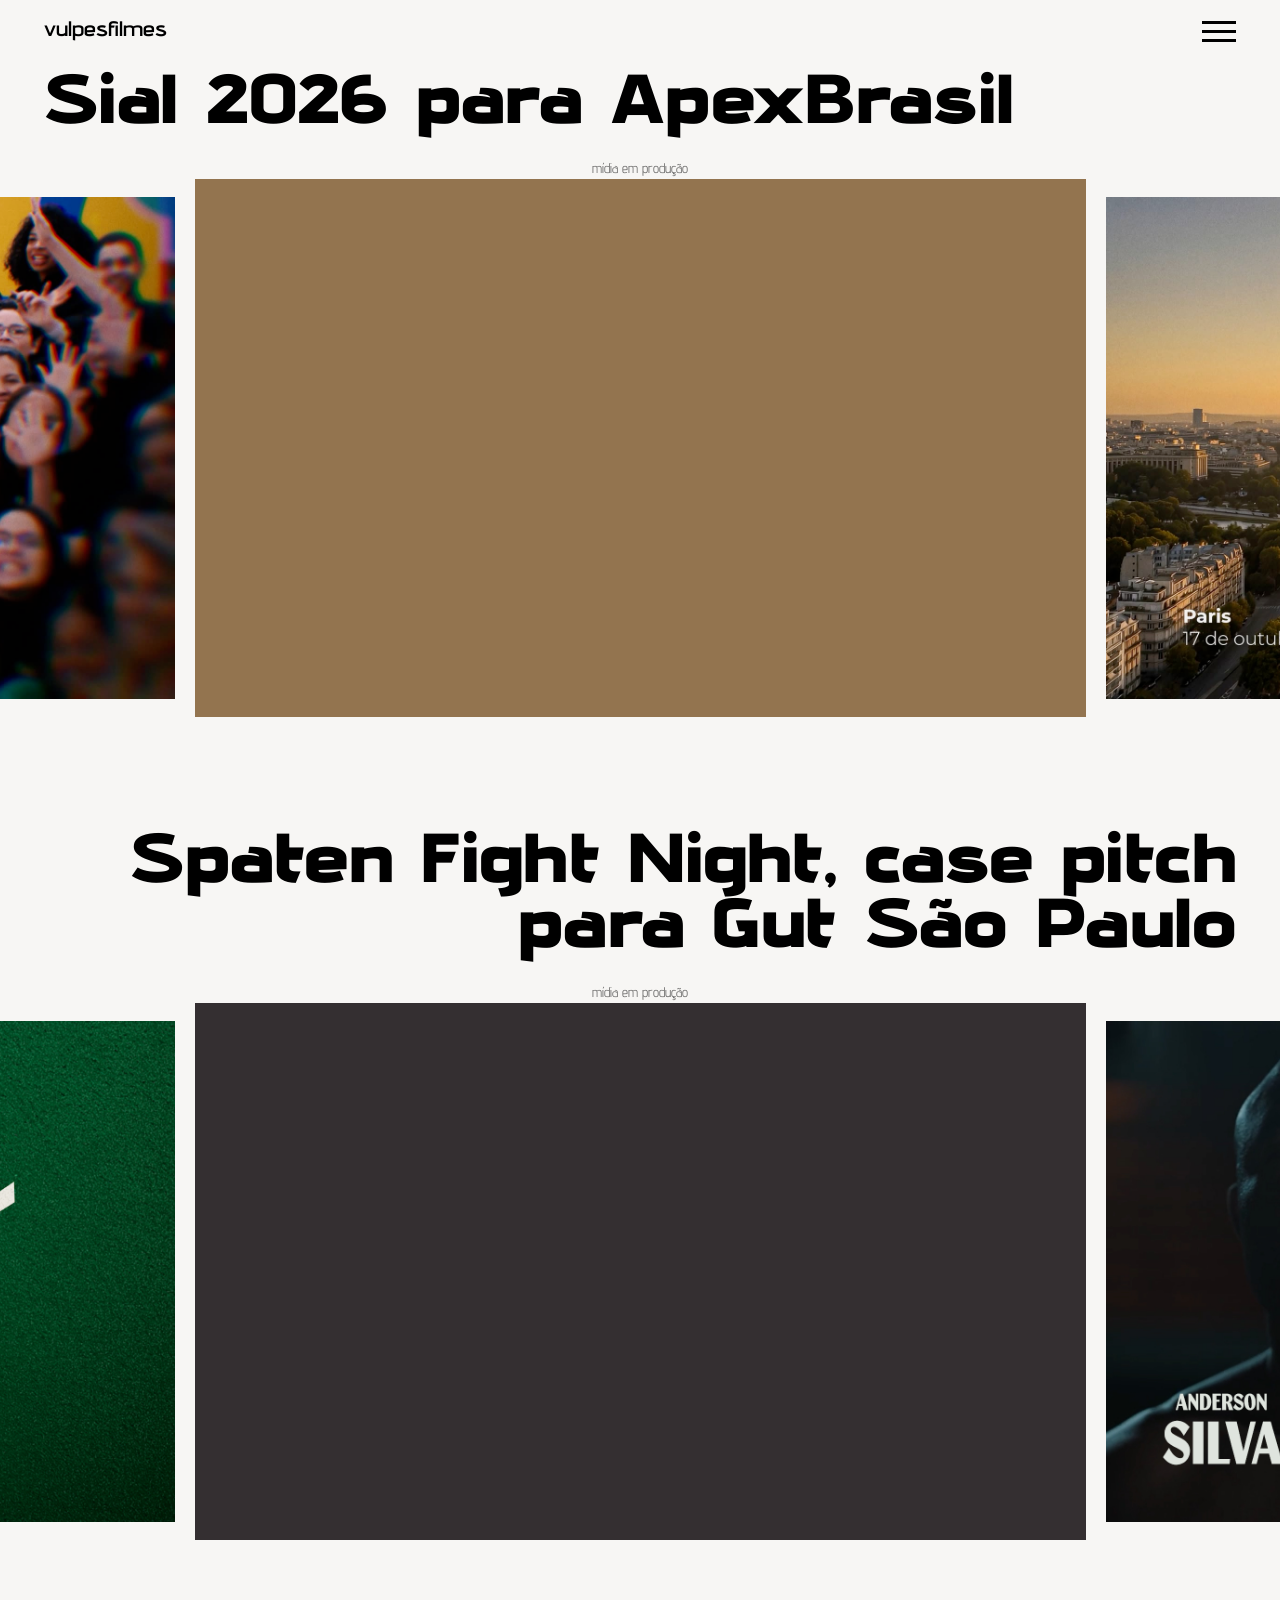
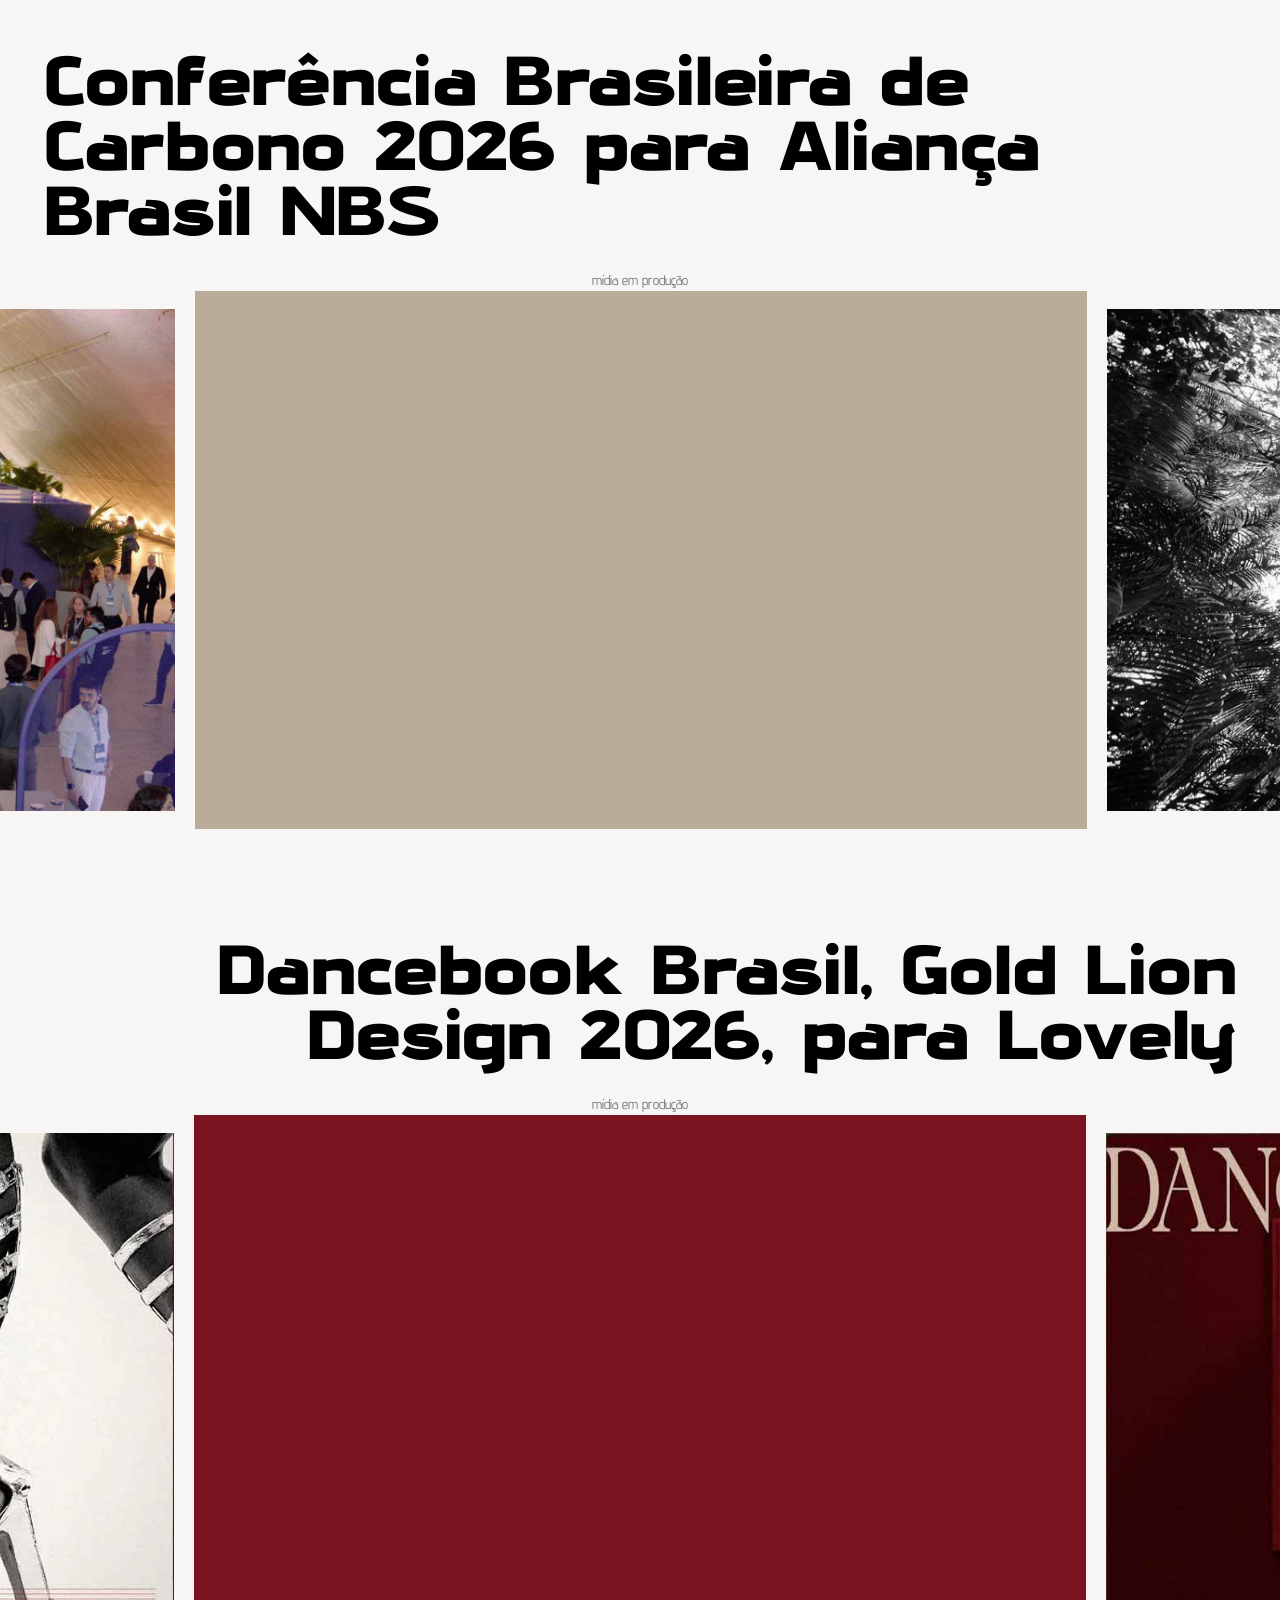
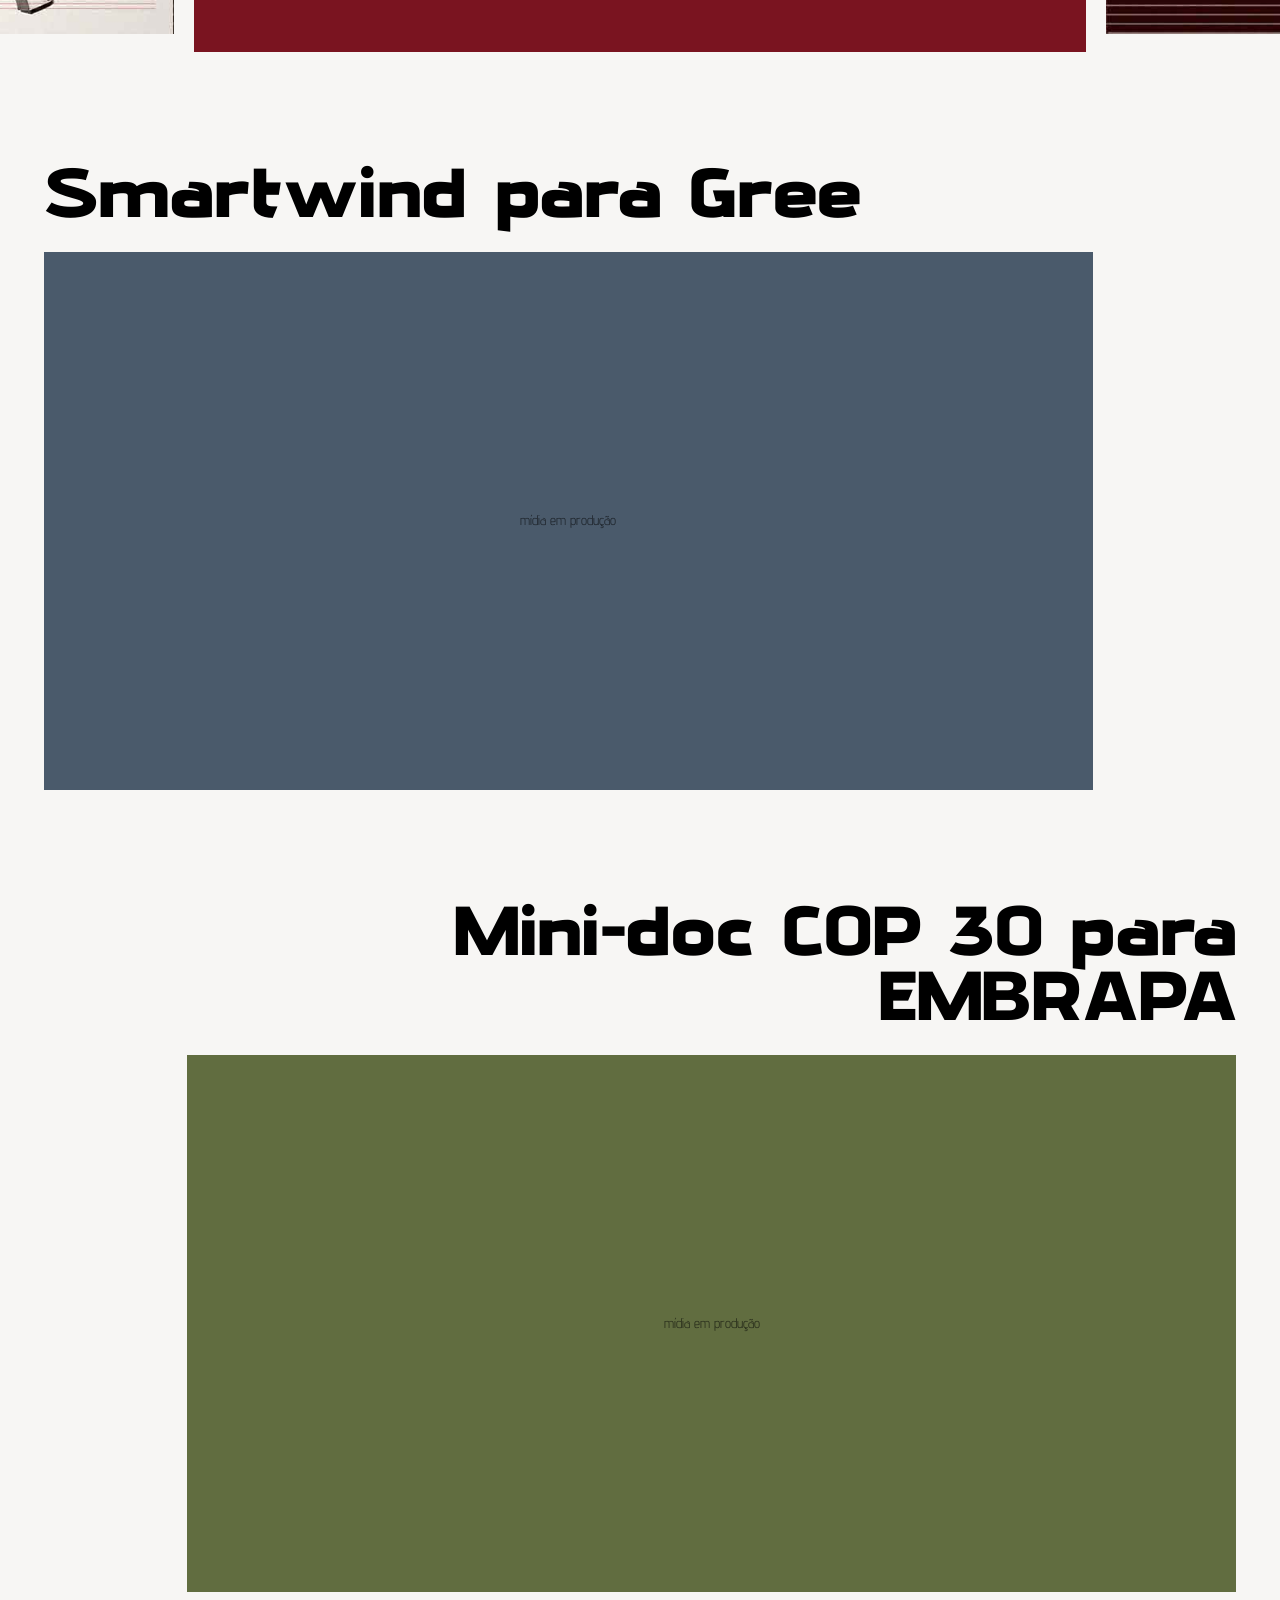
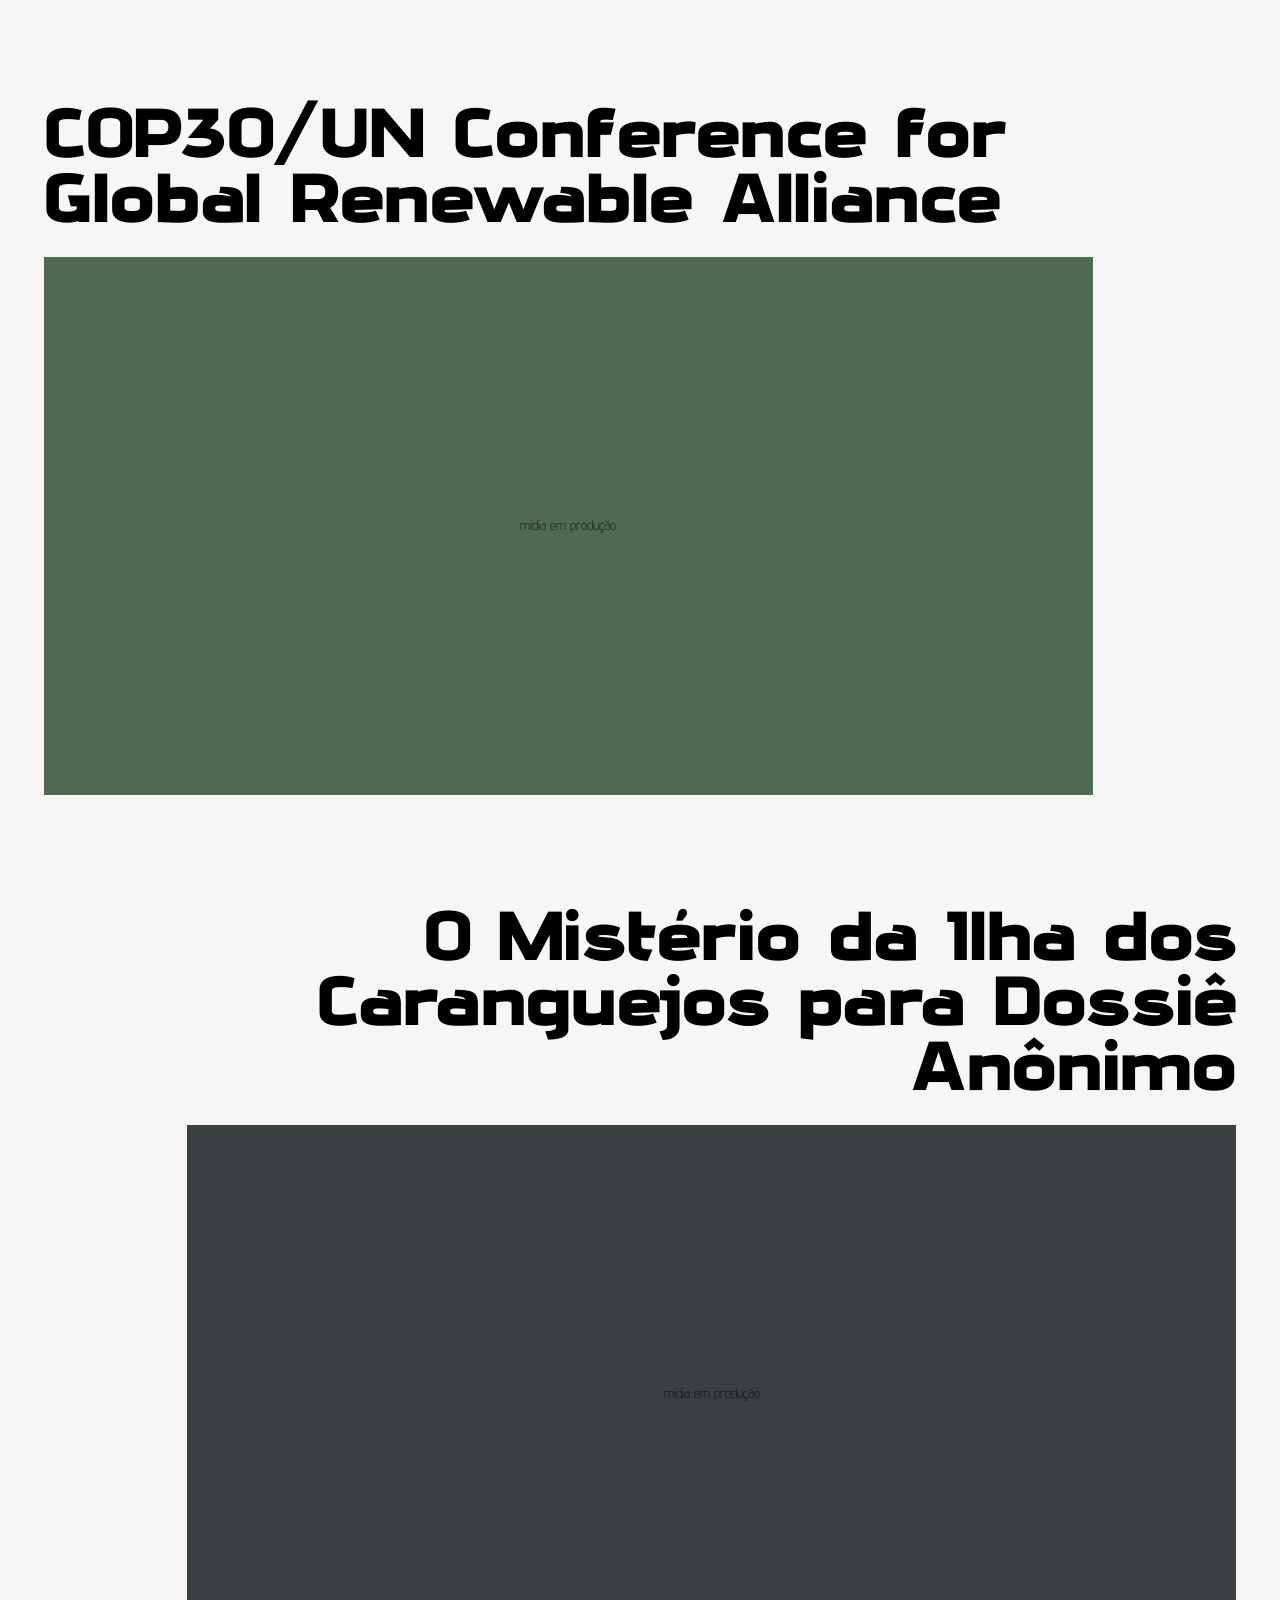
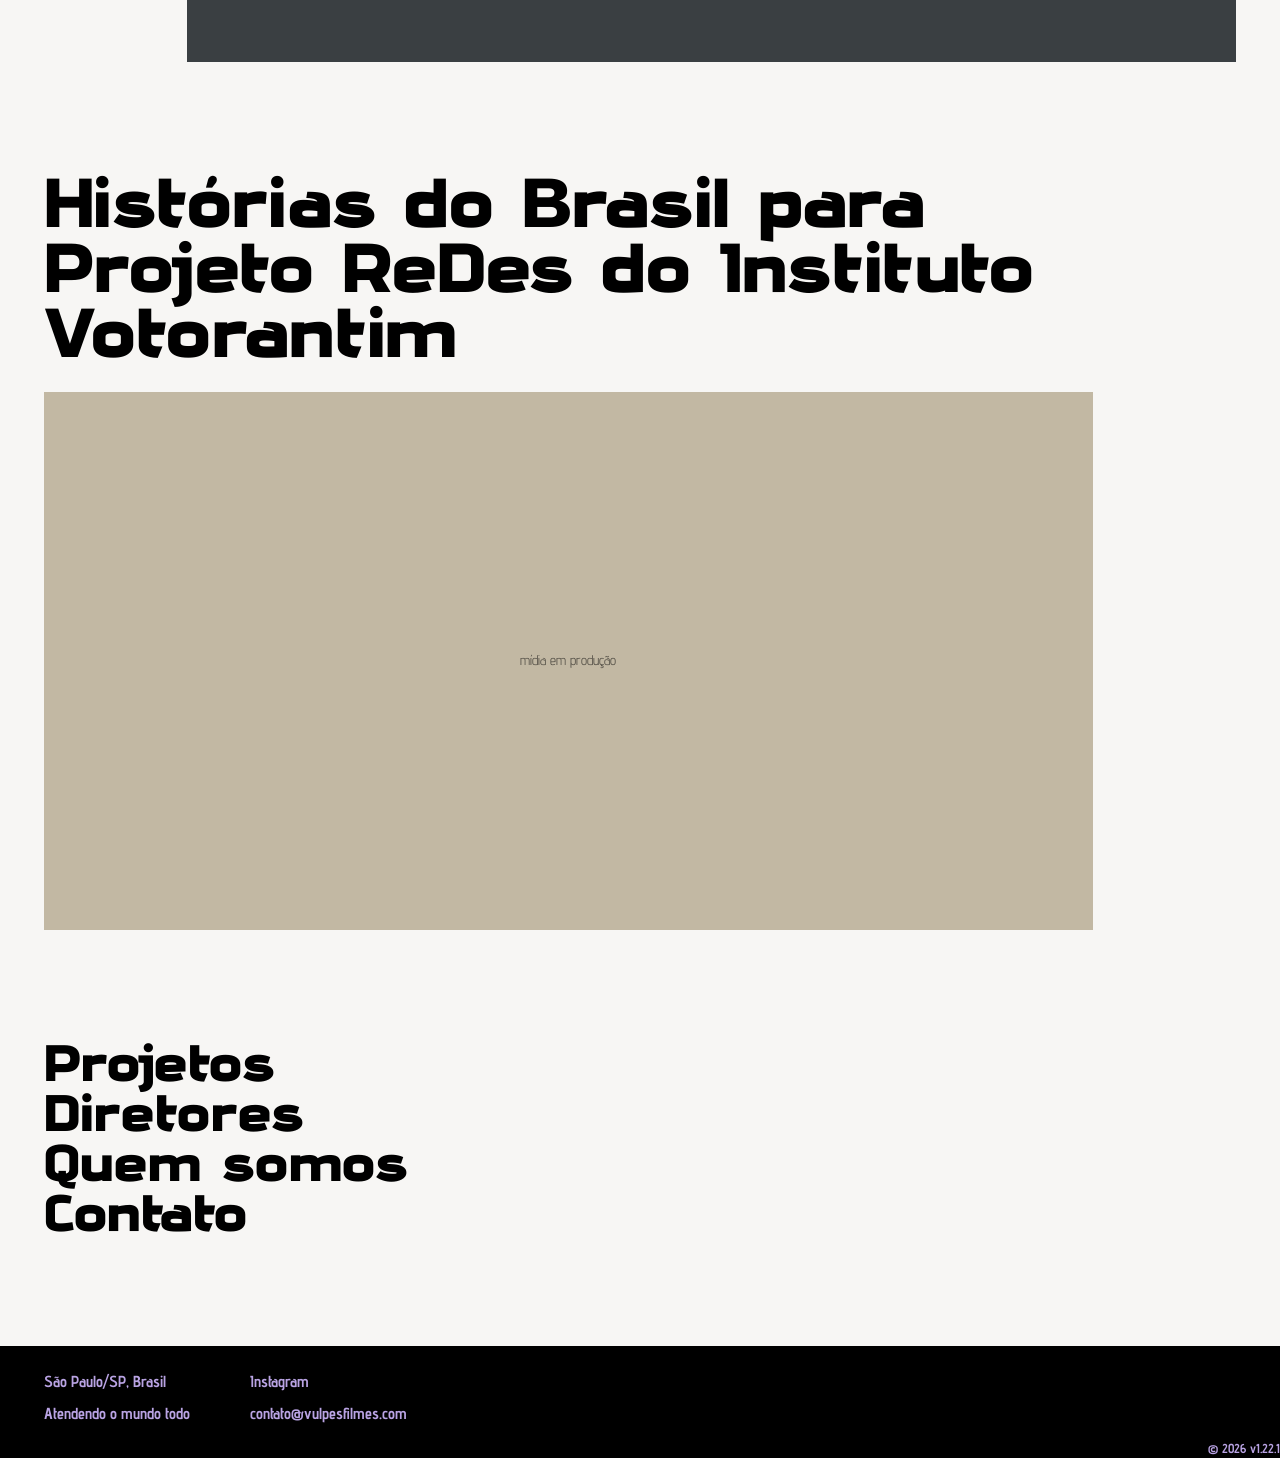
<file: index.html>
<!DOCTYPE html>
<html lang="pt-BR">
<head>
<meta charset="utf-8">
<link rel="icon" type="image/png" href="media/favicon-Vulpes.png">
<meta name="viewport" content="width=device-width, initial-scale=1">
<title>Projetos - Vulpes Filmes</title>
<meta name="description" content="Produtora de documentários. Registros documentais, autorais e publicitários.">
<meta property="og:type" content="website">
<meta property="og:site_name" content="vulpesfilmes">
<meta property="og:title" content="Vulpes Filmes">
<meta property="og:description" content="Produtora de documentários. Registros documentais, autorais e publicitários.">
<meta property="og:url" content="https://vulpesfilmes.com/">
<meta property="og:image" content="https://vulpesfilmes.com/media/previewVulpes.jpg">
<meta property="og:image:width" content="1200">
<meta property="og:image:height" content="630">
<meta name="twitter:card" content="summary_large_image">
<meta name="twitter:title" content="Vulpes Filmes">
<meta name="twitter:description" content="Produtora de documentários. Registros documentais, autorais e publicitários.">
<meta name="twitter:image" content="https://vulpesfilmes.com/media/previewVulpes.jpg">
<link rel="preconnect" href="https://fonts.googleapis.com">
<link rel="preconnect" href="https://fonts.gstatic.com" crossorigin>
<link rel="stylesheet" href="css/tokens.css">
<link rel="stylesheet" href="css/base.css">
<link rel="stylesheet" href="css/layout.css">
<script src="js/hue.js"></script>
</head>
<body>

<a class="skip" href="#conteudo">Pular para o conteúdo</a>

<a class="logo" href="./">vulpesfilmes</a>

<button class="burger" aria-expanded="false" aria-controls="menu" aria-label="Abrir menu">
  <span></span><span></span><span></span>
</button>

<main id="conteudo" class="feed">
  <div class="bloco-menu">
    <ul>
      <li><h3><a href="./" class="rodape-projetos" aria-current="page">Projetos</a></h3></li>
      <li><h3><button type="button" class="rodape-diretores" data-abre="menu">Diretores</button></h3></li>
      <li><h3><a href="#quem-somos" data-abre="quem-somos">Quem somos</a></h3></li>
      <li><h3><a href="#contato" data-abre="contato">Contato</a></h3></li>
    </ul>
  </div>
</main>

<footer class="footer-invertido">
  <div class="rodape-col">
    <p>São Paulo/SP, Brasil</p>
    <p>Atendendo o mundo todo</p>
  </div>
  <div class="rodape-col">
    <p class="rodape-social"><a href="#">Instagram</a></p>
    <p><a href="mailto:contato@vulpesfilmes.com">contato@vulpesfilmes.com</a></p>
  </div>
  <p class="rodape-versao">&copy; 2026 v1.22.1</p>
</footer>

<nav id="menu" class="panel panel--menu" aria-label="Navegação principal" aria-hidden="true">
  <ul>
    <li><a href="./" aria-current="page">Projetos</a></li>
    <li>
      <button class="menu-toggle" aria-expanded="false" aria-controls="submenu-diretores">Diretores</button>
      <button class="submenu-back" type="button">voltar</button>
      <ul id="submenu-diretores" class="submenu" hidden>
        <li><a href="ricardo-rapozo.html">Ricardo Rapozo</a></li>
        <li><a href="daniela-luquini.html">Daniela Luquini</a></li>
      </ul>
    </li>
    <li><a href="#quem-somos" data-abre="quem-somos">Quem somos</a></li>
    <li><a href="#contato" data-abre="contato">Contato</a></li>
  </ul>
  <p class="social">
    <a href="#">instagram</a>
  </p>
</nav>

<section id="quem-somos" class="panel panel--about" aria-label="Quem somos" role="dialog" aria-modal="true" aria-hidden="true">
  <button type="button" class="close close--x" data-fecha aria-label="Fechar">&times;</button>
  <div class="about-content">
    <div class="prose">
      <p>A Vulpes é um pequeno bureau de soluções audiovisuais. Um lugar para pensar, criar e dar forma a ideias.</p>
      <p>Trabalhamos onde estratégia encontra imagem: na direção, no roteiro, na edição, no motion e na pós-produção. Entramos no projeto conforme o que ele pede, juntando olhar criativo, repertório e precisão técnica para transformar uma boa ideia em algo que realmente mereça ser visto.</p>
    </div>
    <a class="about-content__logo-link" href="./" aria-label="Voltar para o portfólio">
      <img class="about-content__logo" src="media/vulpesFilmes-LOGO-HORIZONTAL.png" alt="vulpesfilmes" width="1791" height="772">
    </a>
  </div>
</section>

<section id="contato" class="panel panel--contact" aria-label="Contato" role="dialog" aria-modal="true" aria-hidden="true">
  <button type="button" class="close" data-fecha>fechar</button>
  <div class="contact-card">
    <p class="contact-card__local">São Paulo/SP, Brasil</p>
    <p class="contact-card__item"><a href="mailto:contato@vulpesfilmes.com">contato@vulpesfilmes.com</a></p>
  </div>
</section>

<div id="video-modal" class="video-modal" aria-hidden="true" role="dialog" aria-modal="true" aria-label="Vídeo do projeto" inert>
  <button type="button" class="video-modal__close">fechar</button>
  <div class="video-modal__frame"></div>
</div>

<script src="js/helpers.js"></script>
<script src="js/no-download.js"></script>
<script src="js/projetos.js?v=2"></script>
<script src="js/feed.js"></script>
<script src="js/panel.js"></script>
<script src="js/footer-menu.js"></script>
<script src="js/video-real.js"></script>
<script src="js/idle-color.js"></script>
<script src="js/media.js"></script>
<script src="js/carousel-infinite.js"></script>
<script src="js/video-modal.js"></script>
</body>
</html>
</file>
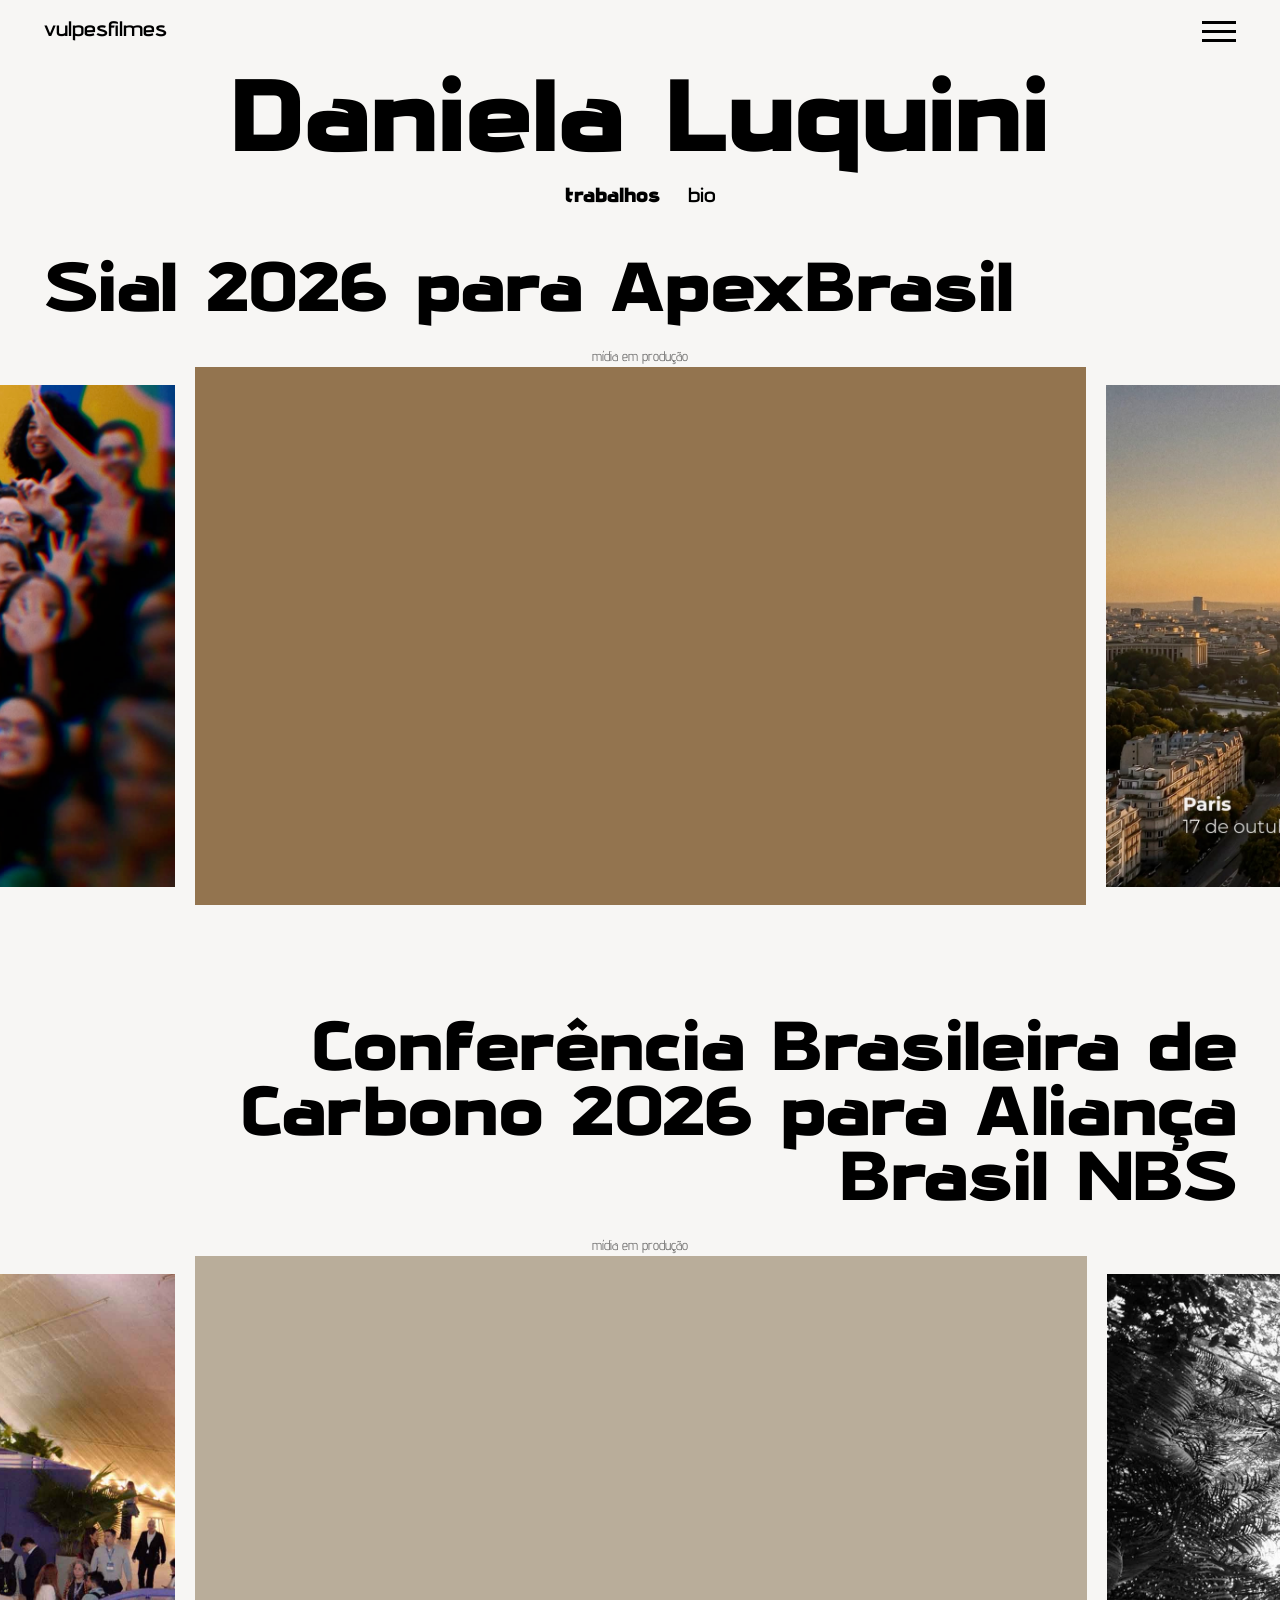
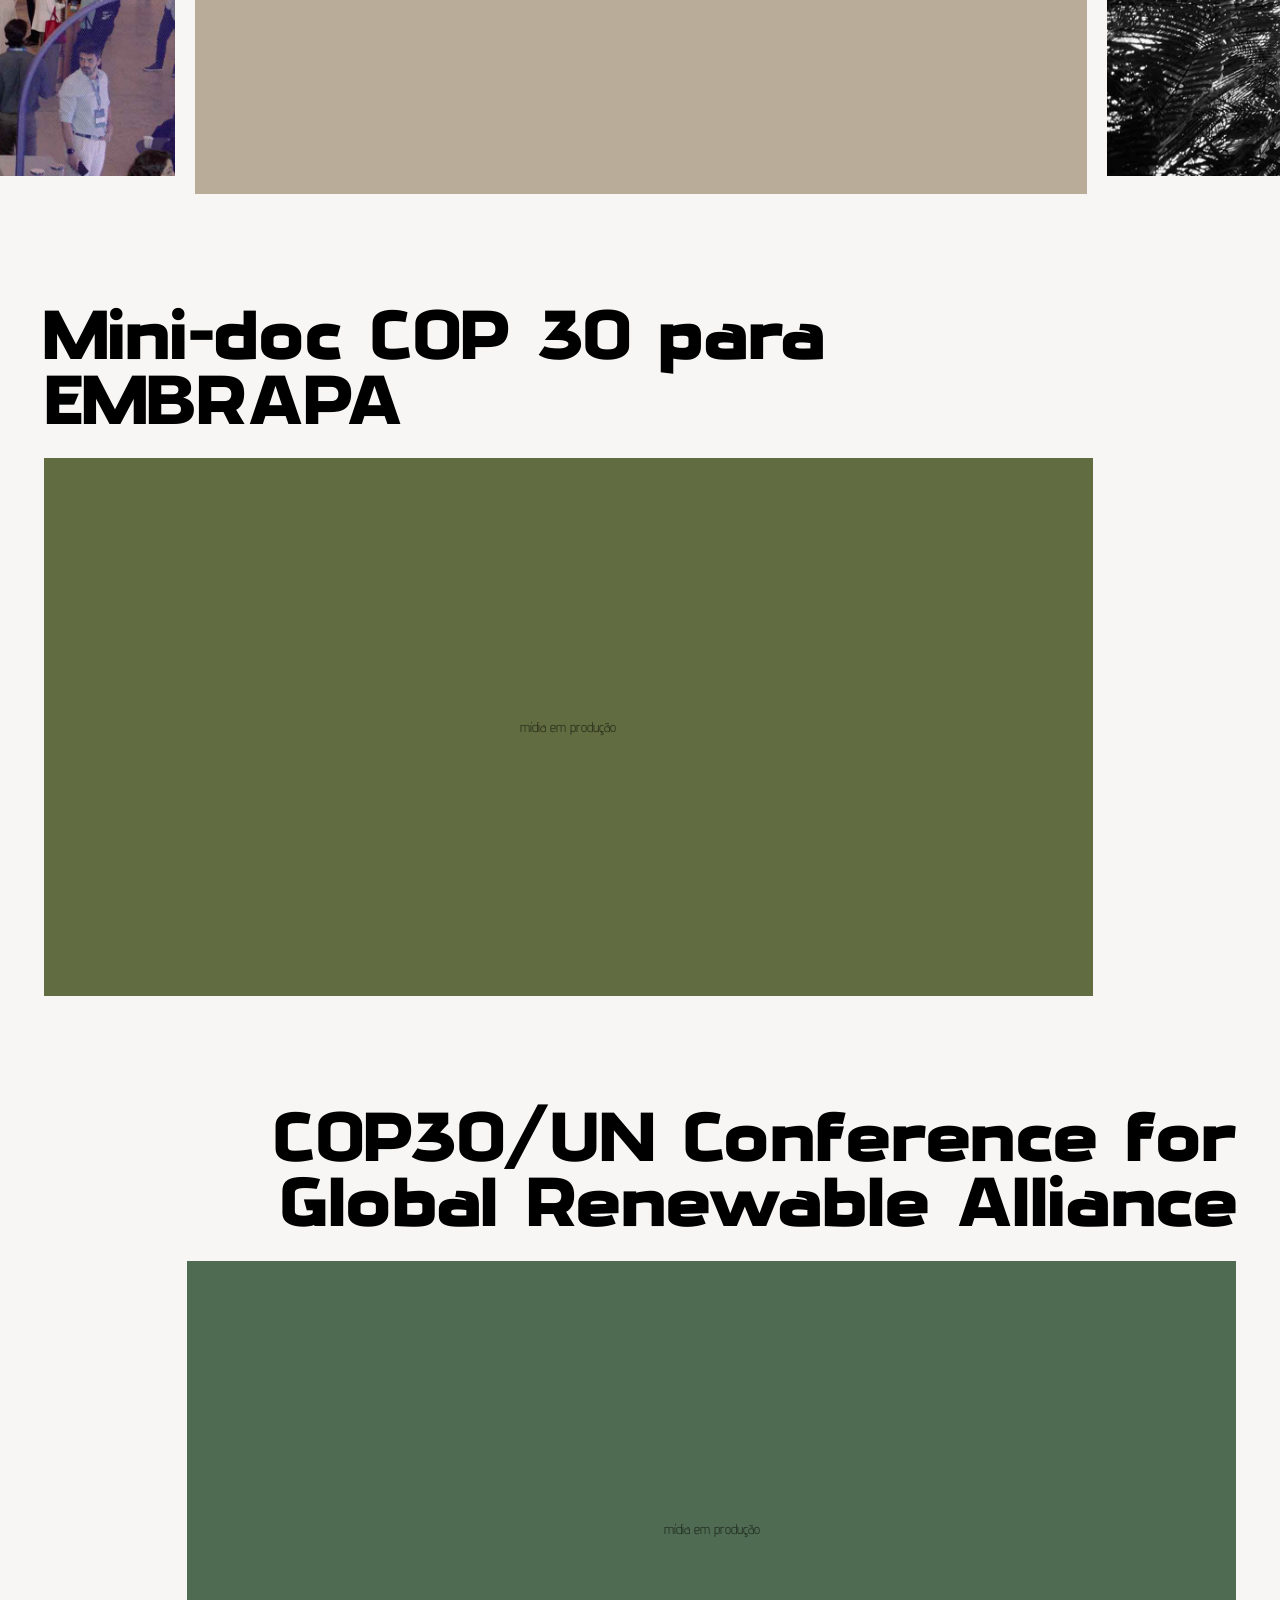
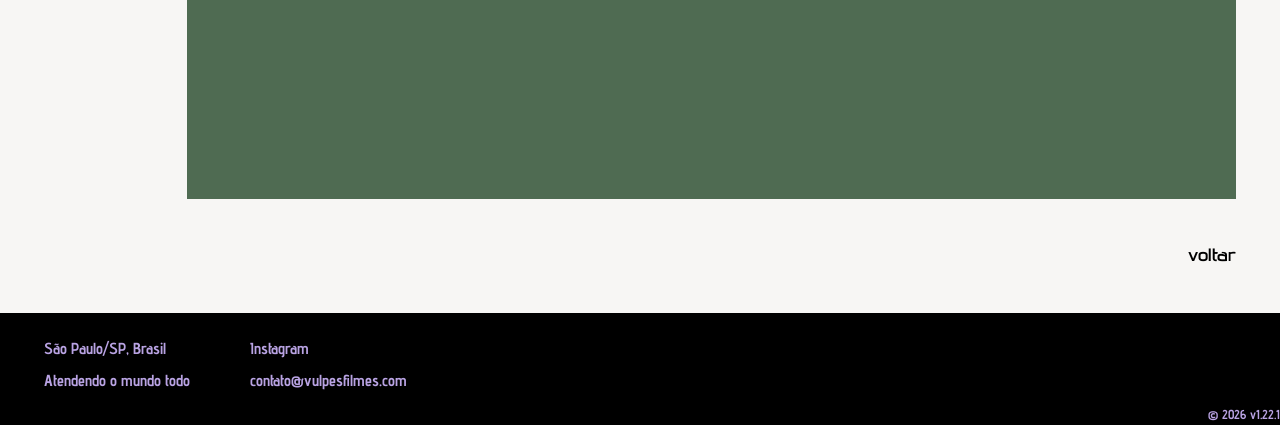
<file: daniela-luquini.html>
<!DOCTYPE html>
<html lang="pt-BR">
<head>
<meta charset="utf-8">
<link rel="icon" type="image/png" href="media/favicon-Vulpes.png">
<meta name="viewport" content="width=device-width, initial-scale=1">
<title>Daniela Luquini — vulpesfilmes</title>
<meta name="description" content="Diretora, Daniela Luquini.">
<meta property="og:type" content="profile">
<meta property="og:site_name" content="vulpesfilmes">
<meta property="og:title" content="Vulpes Filmes">
<meta property="og:description" content="Diretora, Daniela Luquini.">
<meta property="og:url" content="https://vulpesfilmes.com/daniela-luquini.html">
<meta property="og:image" content="https://vulpesfilmes.com/media/time/daniela-luquini.jpg">
<meta property="og:image:width" content="516">
<meta property="og:image:height" content="700">
<meta name="twitter:card" content="summary_large_image">
<meta name="twitter:title" content="Vulpes Filmes">
<meta name="twitter:description" content="Diretora, Daniela Luquini.">
<meta name="twitter:image" content="https://vulpesfilmes.com/media/time/daniela-luquini.jpg">
<link rel="preconnect" href="https://fonts.googleapis.com">
<link rel="preconnect" href="https://fonts.gstatic.com" crossorigin>
<link rel="stylesheet" href="css/tokens.css">
<link rel="stylesheet" href="css/base.css">
<link rel="stylesheet" href="css/layout.css">
<script src="js/hue.js"></script>
</head>
<body>

<a class="skip" href="#conteudo">Pular para o conteúdo</a>

<a class="logo" href="./">vulpesfilmes</a>

<button class="burger" aria-expanded="false" aria-controls="menu" aria-label="Abrir menu">
  <span></span><span></span><span></span>
</button>

<main id="conteudo" class="feed" data-diretor-page>

  <header class="diretor-header">
    <h1 class="diretor-nome">Daniela Luquini</h1>
    <nav class="diretor-tabs" aria-label="Seções de Daniela Luquini">
      <a href="#trabalhos" data-tab="trabalhos">trabalhos</a>
      <a href="#bio" data-tab="bio">bio</a>
    </nav>
  </header>

  <section id="tab-trabalhos" class="diretor-painel">
    <section class="galeria" data-diretor="daniela-luquini"></section>
  </section>

  <section id="tab-bio" class="diretor-painel" hidden>
    <div class="diretor-bio diretor-bio--right diretor-bio--destaque">
      <div class="diretor-bio__foto">
        <img src="media/time/daniela-luquini.jpg" alt="Retrato de Daniela Luquini" width="516" height="700">
      </div>
      <div class="bio" lang="pt-BR">
        <p>Ao longo dos últimos dez anos, construiu um portfólio internacional diverso, passando por eventos corporativos, moda, cultura, arte e conteúdo, sempre olhando além do assunto em si para capturar a atmosfera, a emoção e o caráter de cada projeto.</p>
        <p>Seu trabalho já a levou a eventos de prestígio ao redor do mundo, incluindo as Conferências das Nações Unidas sobre Mudança do Clima (COP), a London Fashion Week, a TEFAF Maastricht, a Milano Design Week, a ITB Berlin e a WTM London.</p>
        <p>Ela acredita que as imagens mais fortes nascem de conexões genuínas, colaboração e do cuidado em deixar as pessoas à vontade. Seu objetivo não é apenas documentar uma ocasião, mas criar imagens que sejam humanas, contem uma história e ofereçam uma perspectiva única sobre cada projeto.</p>
      </div>
    </div>
  </section>

  <p class="diretor-voltar"><a href="./">voltar</a></p>

</main>

<footer class="footer-invertido">
  <div class="rodape-col">
    <p>São Paulo/SP, Brasil</p>
    <p>Atendendo o mundo todo</p>
  </div>
  <div class="rodape-col">
    <p class="rodape-social"><a href="#">Instagram</a></p>
    <p><a href="mailto:contato@vulpesfilmes.com">contato@vulpesfilmes.com</a></p>
  </div>
  <p class="rodape-versao">&copy; 2026 v1.22.1</p>
</footer>

<nav id="menu" class="panel panel--menu" aria-label="Navegação principal">
  <ul>
    <li><a href="./">Projetos</a></li>
    <li>
      <button class="menu-toggle" aria-expanded="false" aria-controls="submenu-diretores">Diretores</button>
      <button class="submenu-back" type="button">voltar</button>
      <ul id="submenu-diretores" class="submenu" hidden>
        <li><a href="ricardo-rapozo.html">Ricardo Rapozo</a></li>
        <li><a href="daniela-luquini.html" aria-current="page">Daniela Luquini</a></li>
      </ul>
    </li>
    <li><a href="#quem-somos" data-abre="quem-somos">Quem somos</a></li>
    <li><a href="#contato" data-abre="contato">Contato</a></li>
  </ul>
  <p class="social">
    <a href="#">instagram</a>
  </p>
</nav>

<section id="quem-somos" class="panel panel--about" aria-label="Quem somos">
  <button type="button" class="close close--x" data-fecha aria-label="Fechar">&times;</button>
  <div class="about-content">
    <div class="prose">
      <p>A Vulpes é um pequeno bureau de soluções audiovisuais. Um lugar para pensar, criar e dar forma a ideias.</p>
      <p>Trabalhamos onde estratégia encontra imagem: na direção, no roteiro, na edição, no motion e na pós-produção. Entramos no projeto conforme o que ele pede, juntando olhar criativo, repertório e precisão técnica para transformar uma boa ideia em algo que realmente mereça ser visto.</p>
    </div>
    <a class="about-content__logo-link" href="./" aria-label="Voltar para o portfólio">
      <img class="about-content__logo" src="media/vulpesFilmes-LOGO-HORIZONTAL.png" alt="vulpesfilmes" width="1791" height="772">
    </a>
  </div>
</section>

<section id="contato" class="panel panel--contact" aria-label="Contato" role="dialog" aria-modal="true" aria-hidden="true">
  <button type="button" class="close" data-fecha>fechar</button>
  <div class="contact-card">
    <p class="contact-card__local">São Paulo/SP, Brasil</p>
    <p class="contact-card__item"><a href="mailto:contato@vulpesfilmes.com">contato@vulpesfilmes.com</a></p>
  </div>
</section>

<div id="video-modal" class="video-modal" aria-hidden="true" role="dialog" aria-modal="true" aria-label="Vídeo do projeto" inert>
  <button type="button" class="video-modal__close">fechar</button>
  <div class="video-modal__frame"></div>
</div>

<script src="js/helpers.js"></script>
<script src="js/no-download.js"></script>
<script src="js/diretores.js"></script>
<script src="js/projetos.js?v=2"></script>
<script src="js/panel.js"></script>
<script src="js/footer-menu.js"></script>
<script src="js/video-real.js"></script>
<script src="js/idle-color.js"></script>
<script src="js/diretor-tabs.js"></script>
<script src="js/feed.js?v=5"></script>
<script src="js/media.js"></script>
<script src="js/carousel-infinite.js"></script>
<script src="js/video-modal.js"></script>
</body>
</html>
</file>
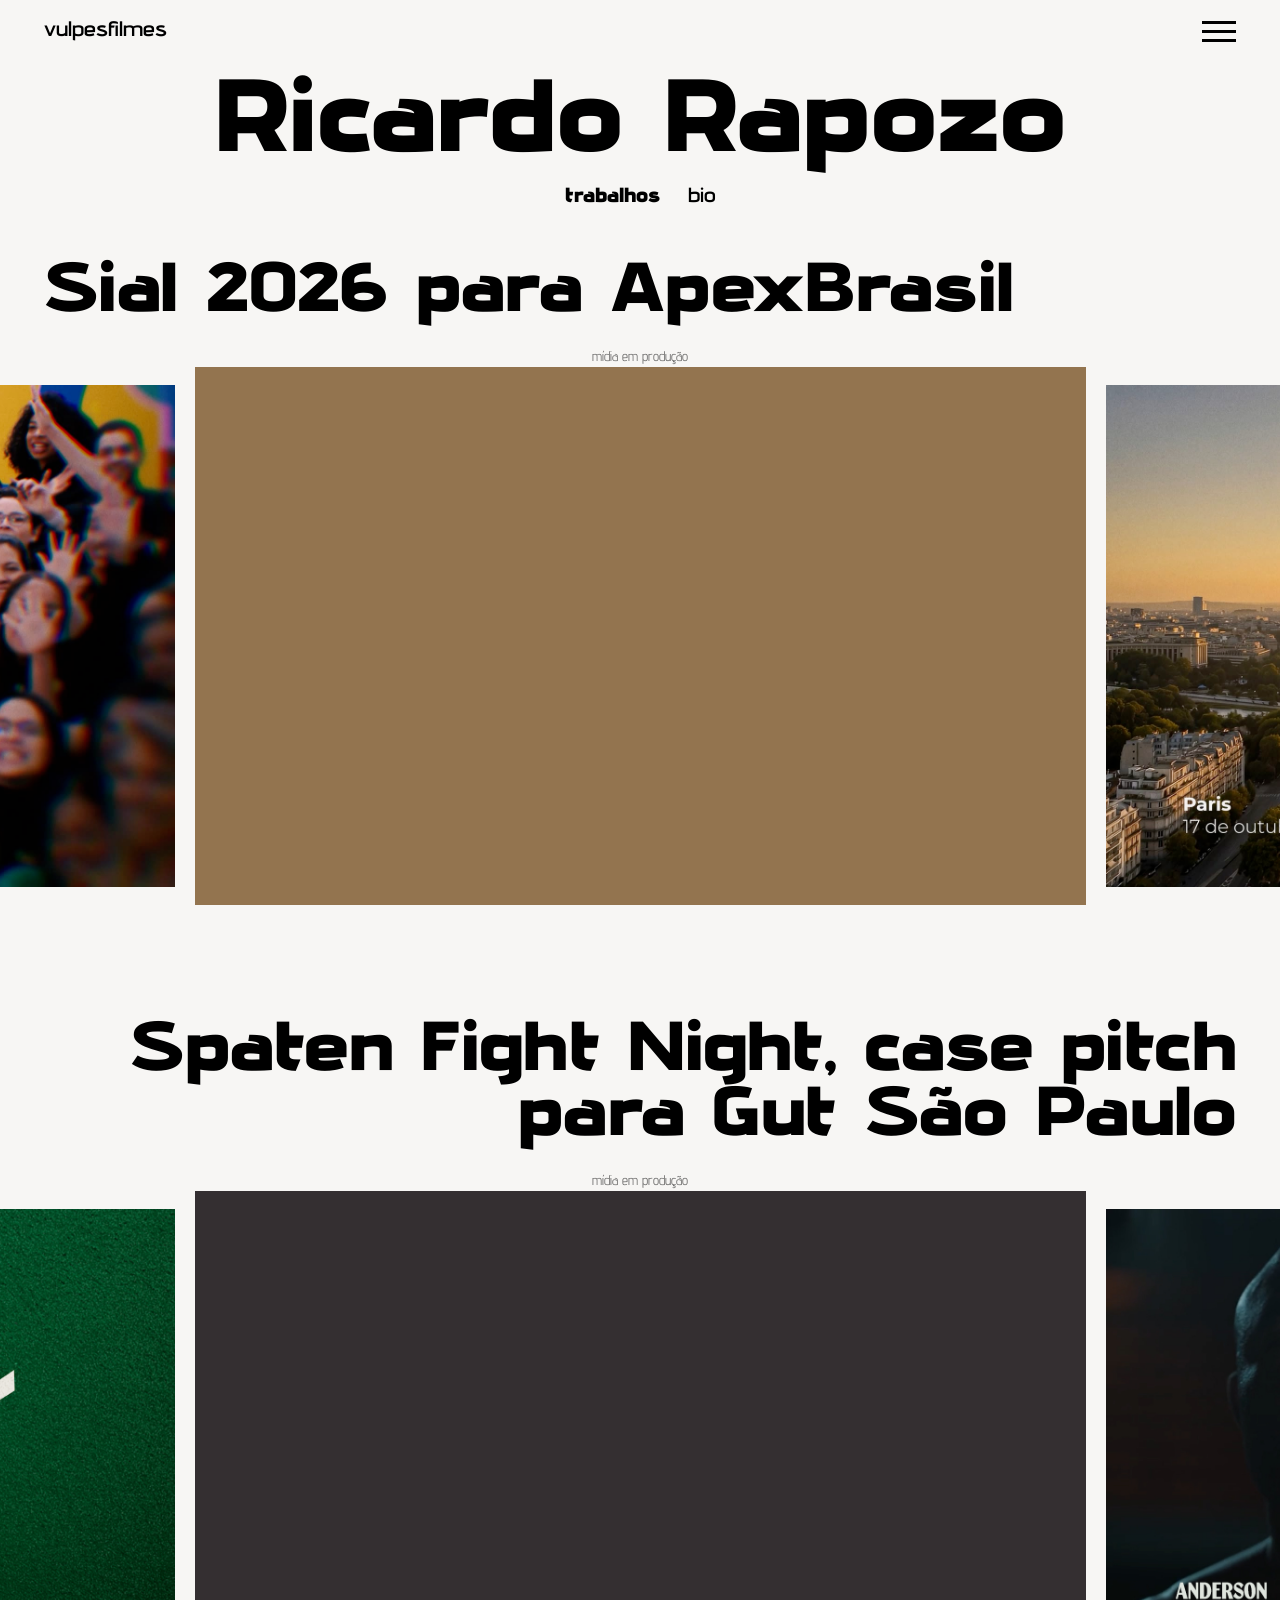
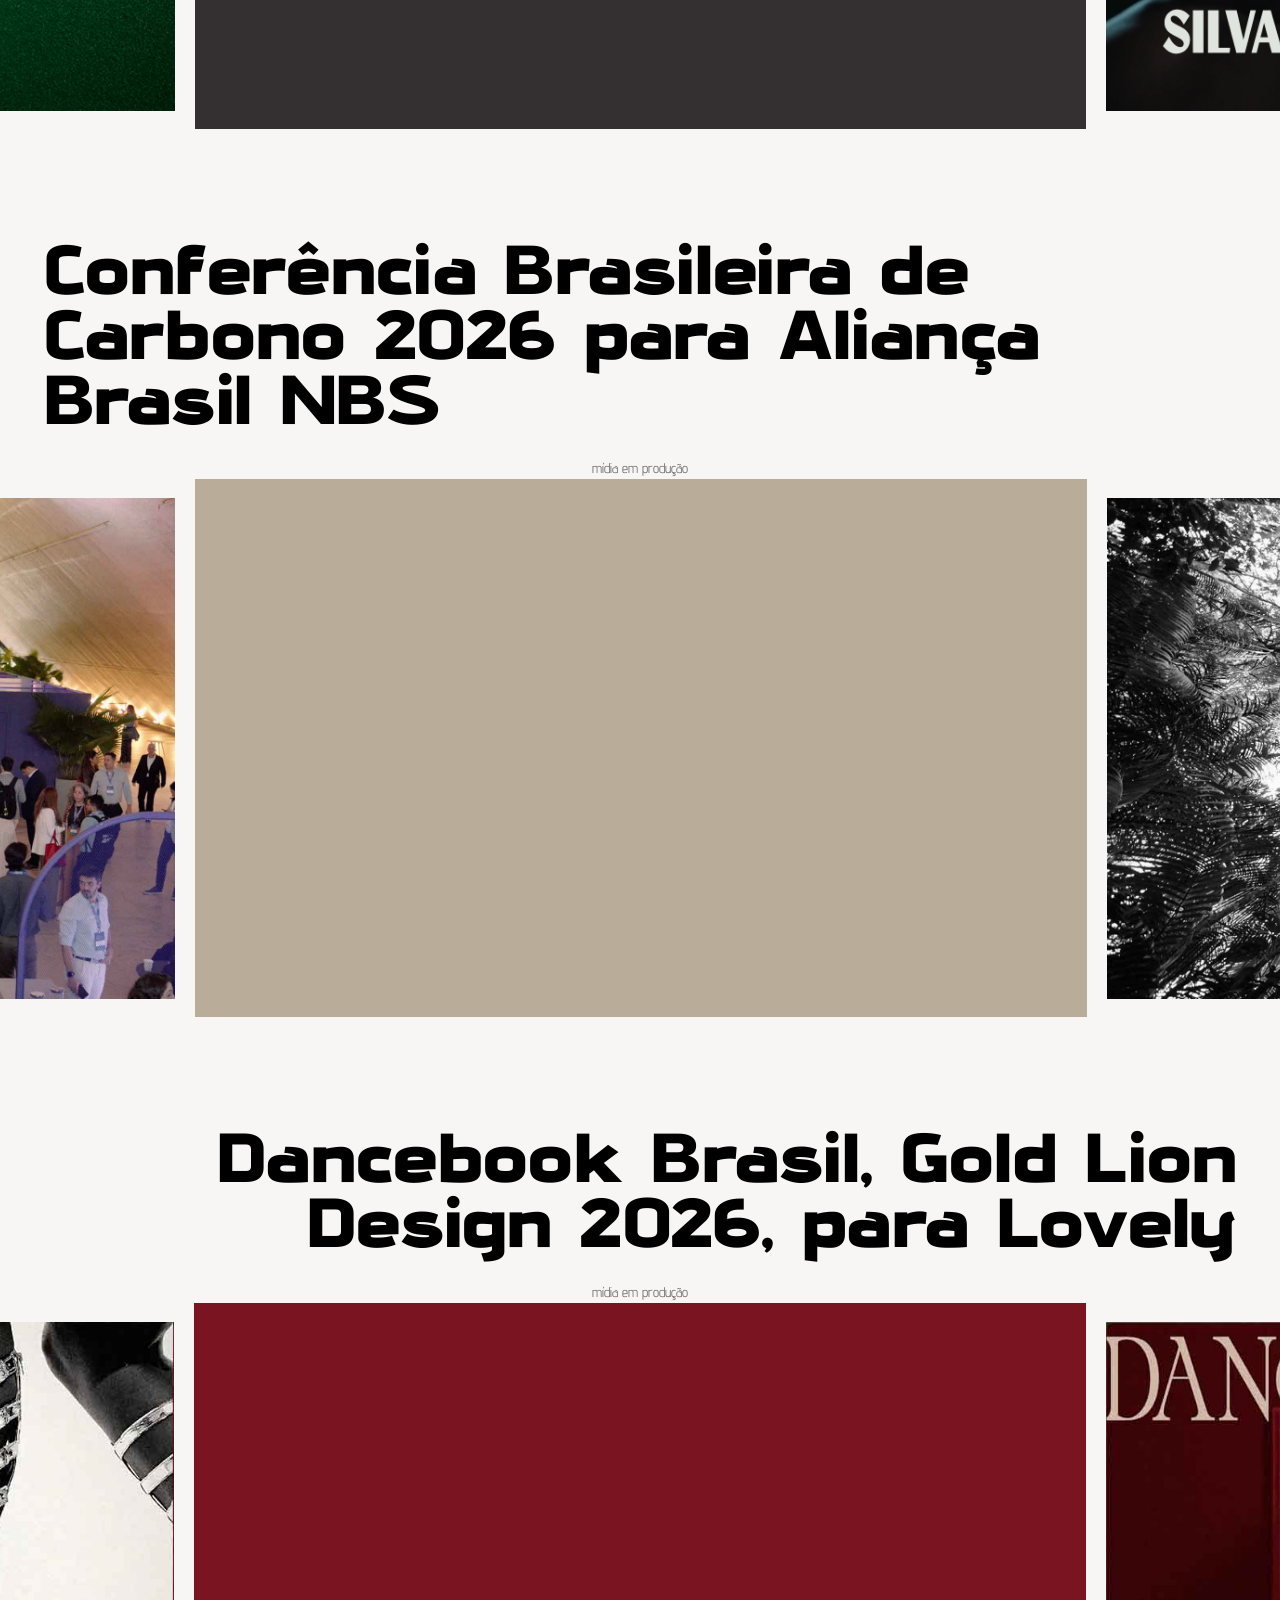
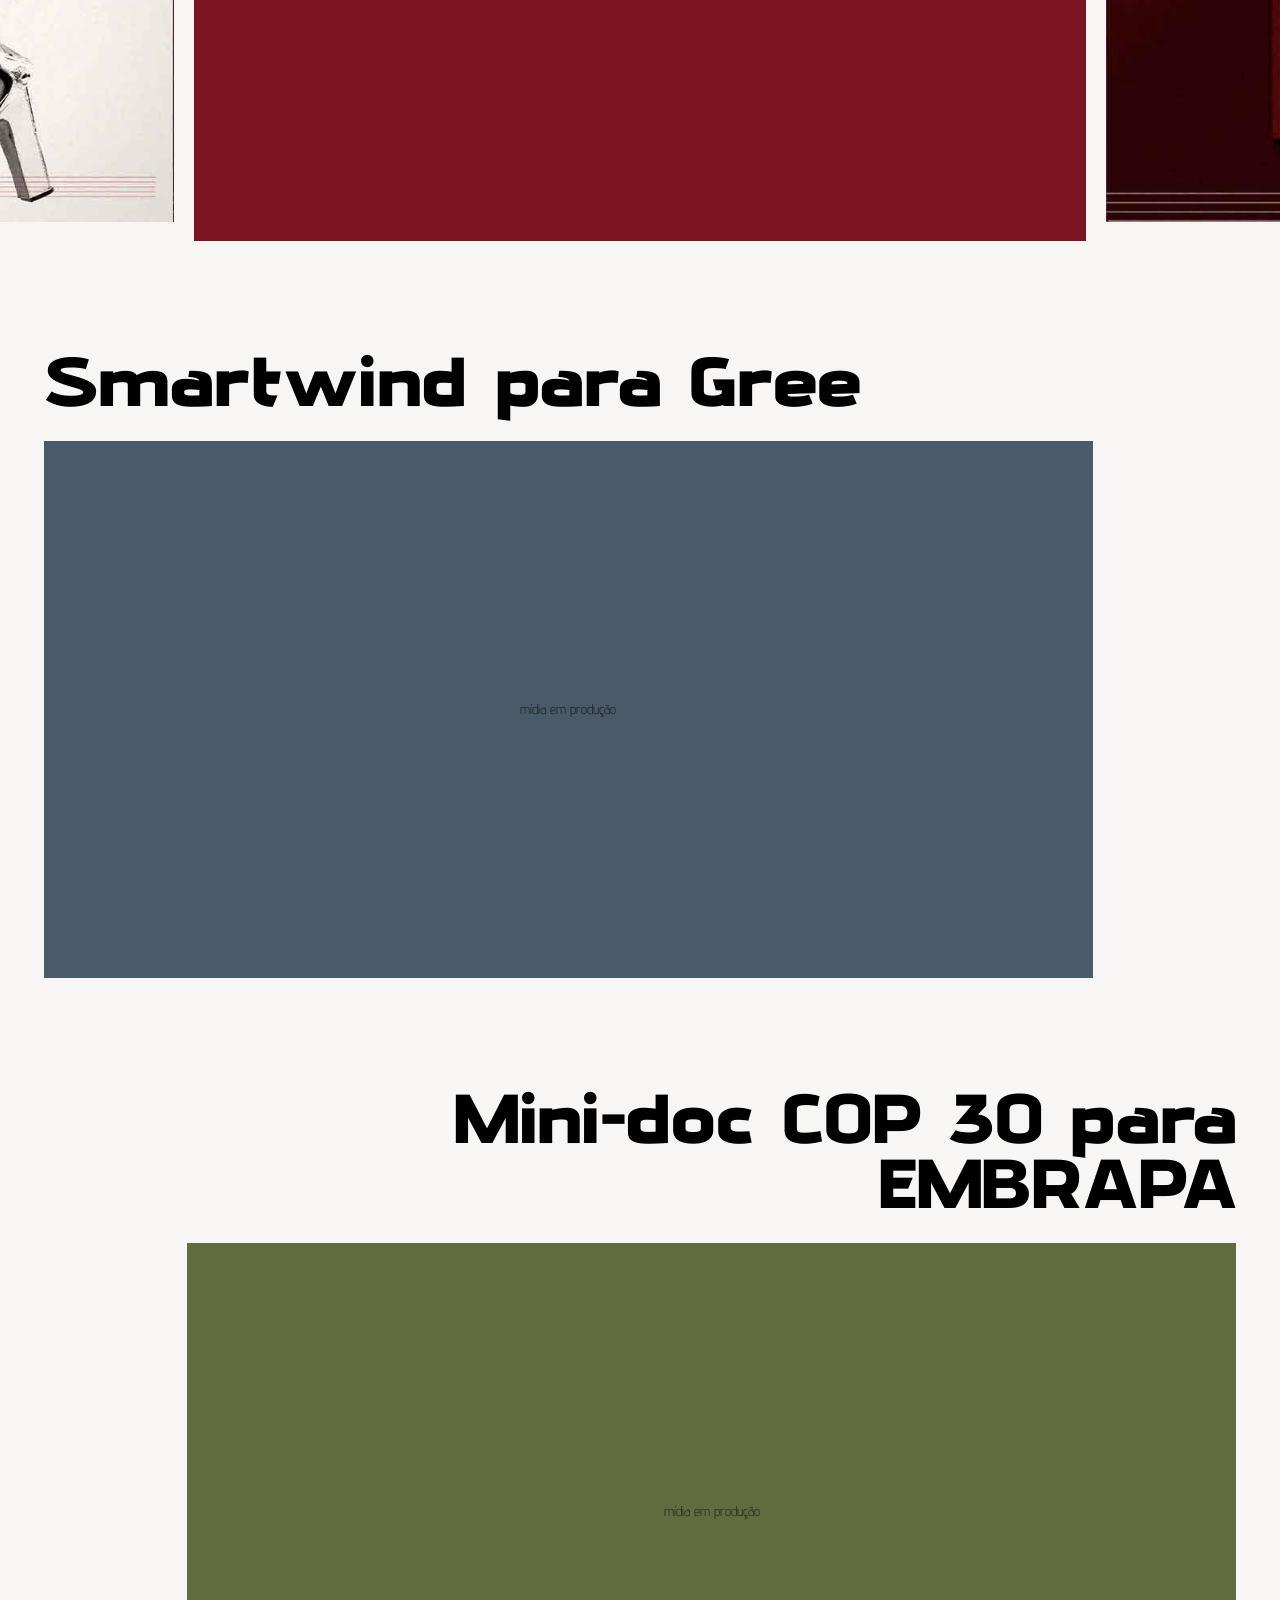
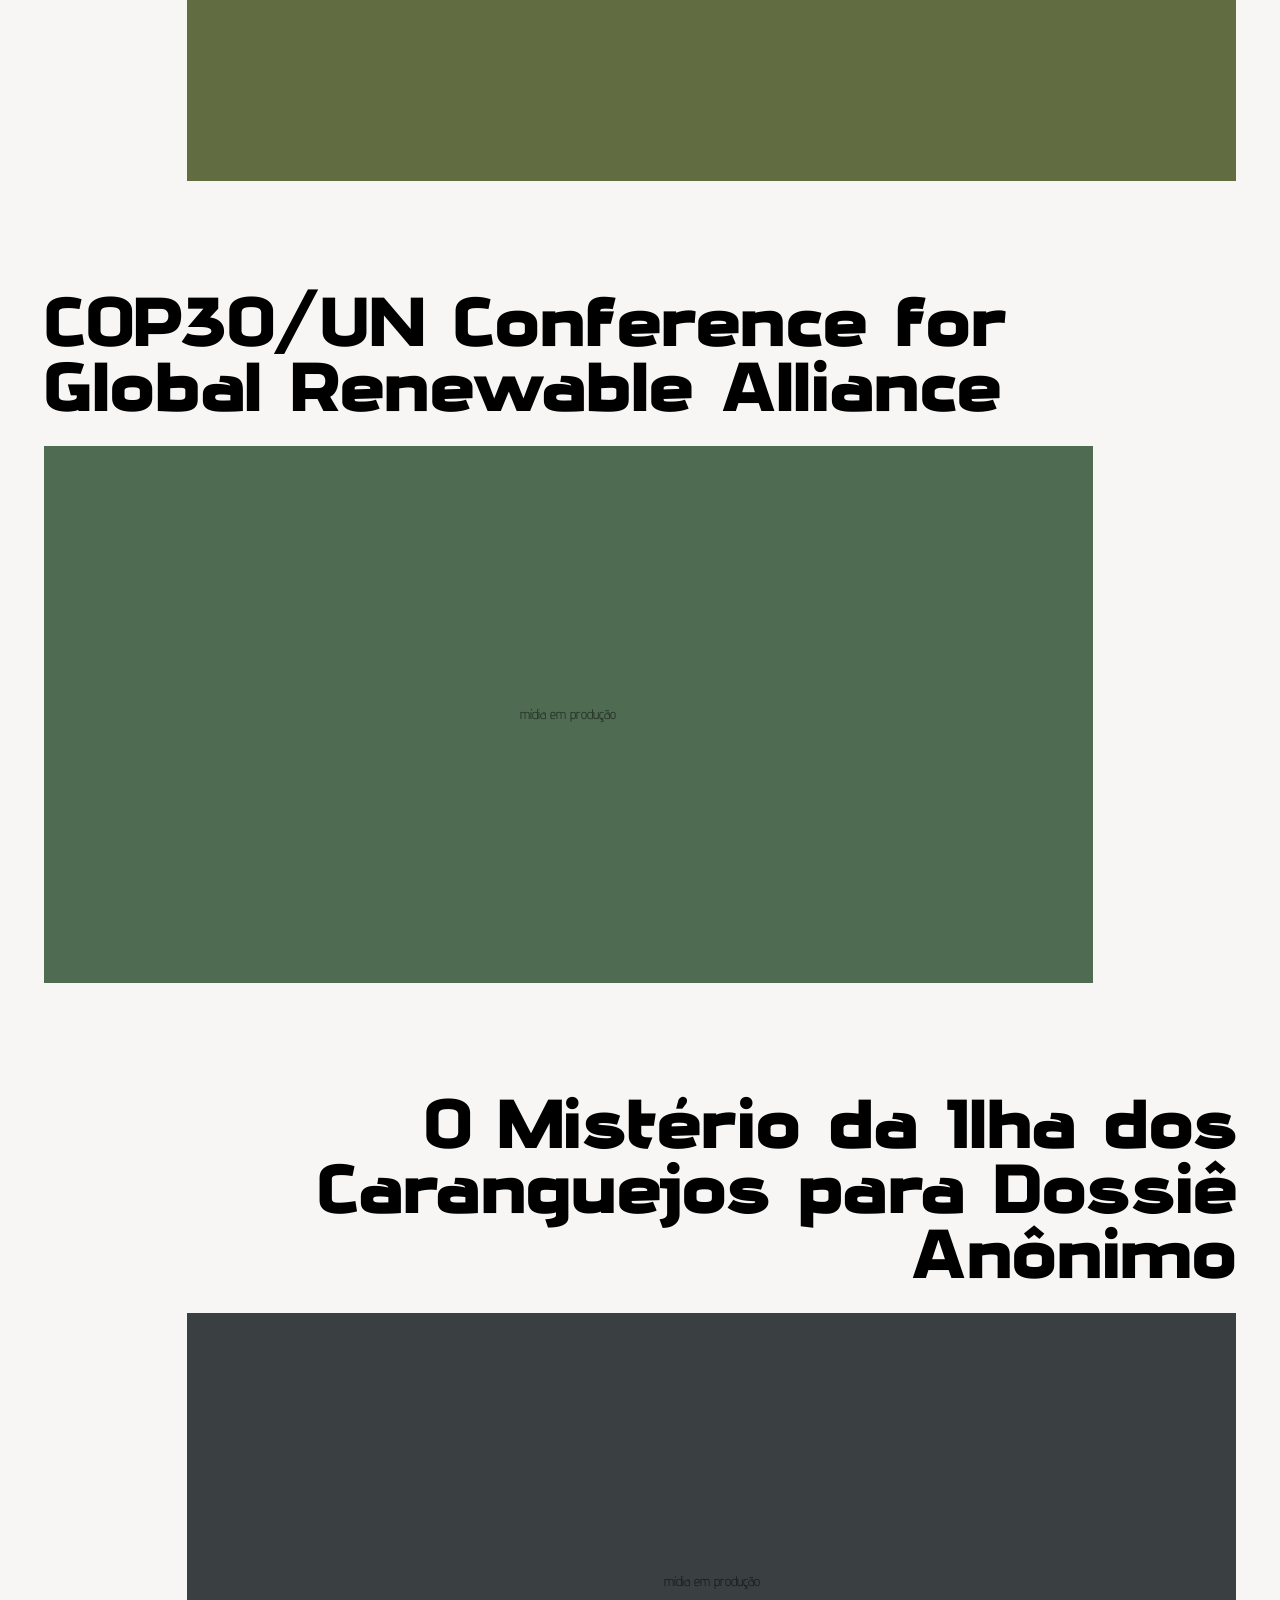
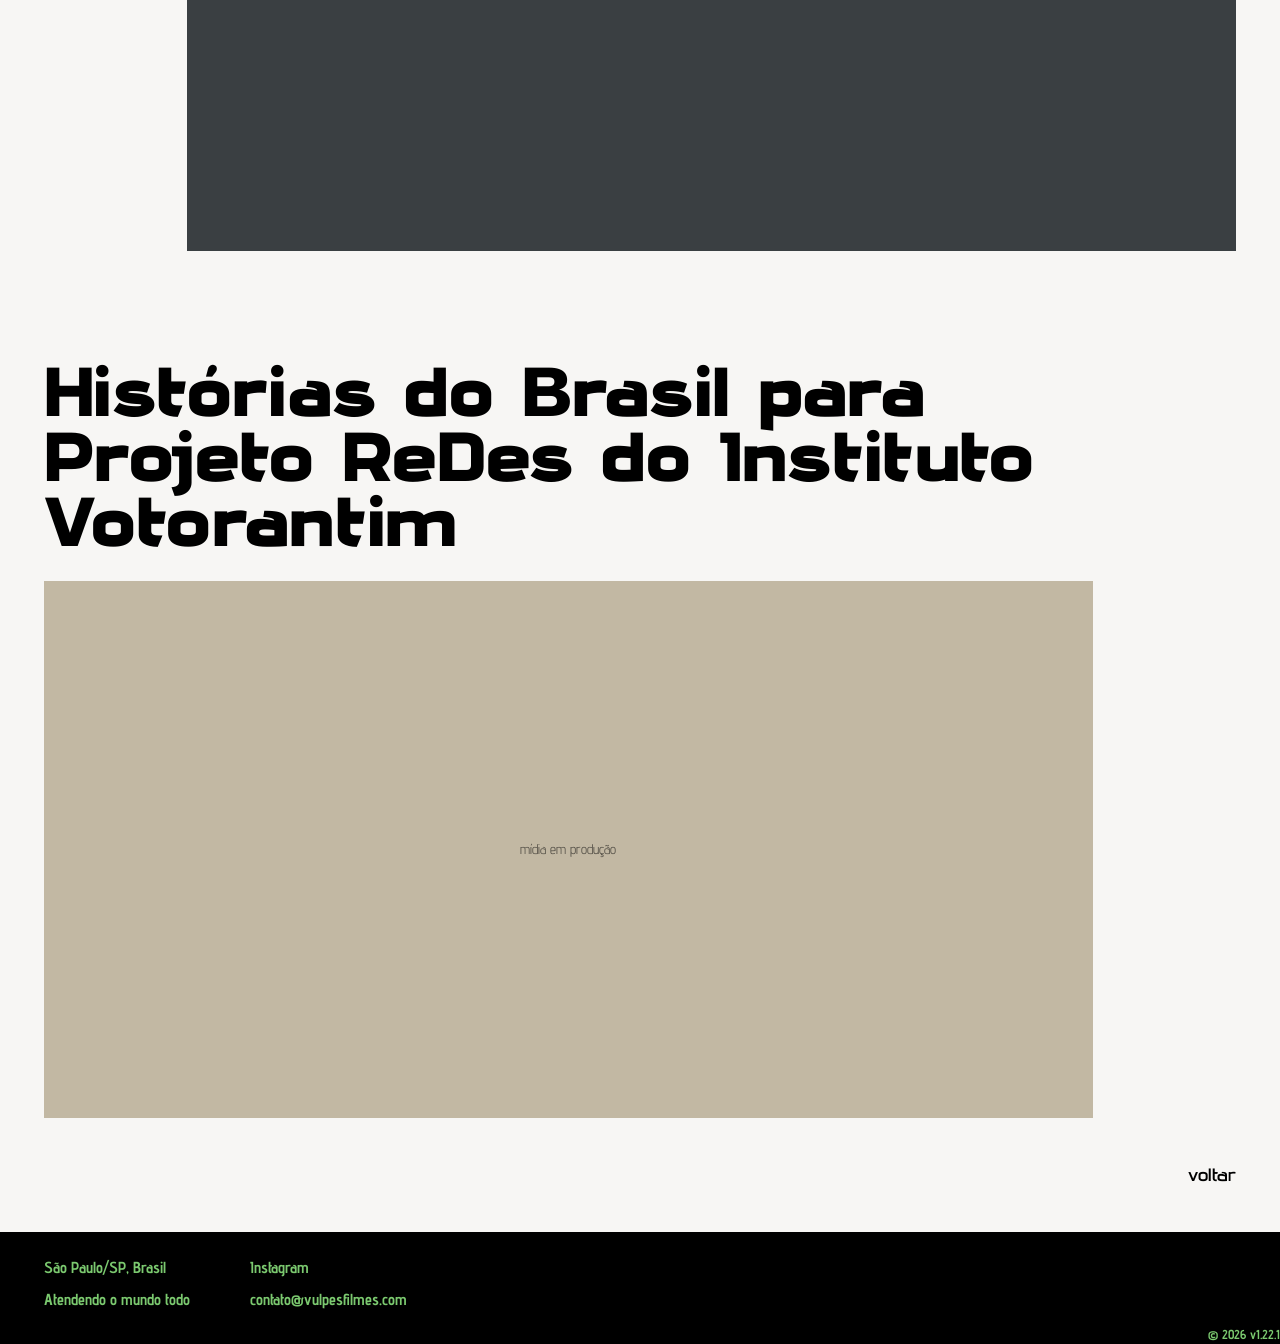
<file: ricardo-rapozo.html>
<!DOCTYPE html>
<html lang="pt-BR">
<head>
<meta charset="utf-8">
<link rel="icon" type="image/png" href="media/favicon-Vulpes.png">
<meta name="viewport" content="width=device-width, initial-scale=1">
<title>Ricardo Rapozo — vulpesfilmes</title>
<meta name="description" content="Diretor, Ricardo Rapozo.">
<meta property="og:type" content="profile">
<meta property="og:site_name" content="vulpesfilmes">
<meta property="og:title" content="Vulpes Filmes">
<meta property="og:description" content="Diretor, Ricardo Rapozo.">
<meta property="og:url" content="https://vulpesfilmes.com/ricardo-rapozo.html">
<meta property="og:image" content="https://vulpesfilmes.com/media/time/ricardo-rapozo.jpg">
<meta property="og:image:width" content="960">
<meta property="og:image:height" content="1280">
<meta name="twitter:card" content="summary_large_image">
<meta name="twitter:title" content="Vulpes Filmes">
<meta name="twitter:description" content="Diretor, Ricardo Rapozo.">
<meta name="twitter:image" content="https://vulpesfilmes.com/media/time/ricardo-rapozo.jpg">
<link rel="preconnect" href="https://fonts.googleapis.com">
<link rel="preconnect" href="https://fonts.gstatic.com" crossorigin>
<link rel="stylesheet" href="css/tokens.css">
<link rel="stylesheet" href="css/base.css">
<link rel="stylesheet" href="css/layout.css">
<script src="js/hue.js"></script>
</head>
<body>

<a class="skip" href="#conteudo">Pular para o conteúdo</a>

<a class="logo" href="./">vulpesfilmes</a>

<button class="burger" aria-expanded="false" aria-controls="menu" aria-label="Abrir menu">
  <span></span><span></span><span></span>
</button>

<main id="conteudo" class="feed" data-diretor-page>

  <header class="diretor-header">
    <h1 class="diretor-nome">Ricardo Rapozo</h1>
    <nav class="diretor-tabs" aria-label="Seções de Ricardo Rapozo">
      <a href="#trabalhos" data-tab="trabalhos">trabalhos</a>
      <a href="#bio" data-tab="bio">bio</a>
    </nav>
  </header>

  <section id="tab-trabalhos" class="diretor-painel">
    <section class="galeria" data-diretor="ricardo-rapozo"></section>
  </section>

  <section id="tab-bio" class="diretor-painel" hidden>
    <div class="diretor-bio diretor-bio--destaque">
      <div class="diretor-bio__foto">
        <img src="media/time/ricardo-rapozo.jpg" alt="Retrato de Ricardo Rapozo" width="960" height="1280">
      </div>
      <div class="bio" lang="pt-BR">
        <p>Sua trajetória começou na televisão, no fim dos anos noventa, e atravessa quase três décadas de audiovisual entre publicidade, documentários, televisão e projetos autorais. Nesse percurso, passou pela ilha de edição, direção, preparação de atores, motion design e pós-produção, construindo um olhar que transita entre diferentes etapas do fazer audiovisual.</p>
        <p>Nunca enxergou essas áreas como disciplinas isoladas. Para ele, todas respondem à mesma pergunta: como uma ideia ganha forma, ritmo e significado? Hoje, desenvolve projetos do conceito ao acabamento final, unindo pesquisa, roteiro, direção, montagem, animação e finalização em um mesmo processo criativo. O movimento é consequência de uma estrutura bem construída.</p>
      </div>
    </div>
  </section>

  <p class="diretor-voltar"><a href="./">voltar</a></p>

</main>

<footer class="footer-invertido">
  <div class="rodape-col">
    <p>São Paulo/SP, Brasil</p>
    <p>Atendendo o mundo todo</p>
  </div>
  <div class="rodape-col">
    <p class="rodape-social"><a href="#">Instagram</a></p>
    <p><a href="mailto:contato@vulpesfilmes.com">contato@vulpesfilmes.com</a></p>
  </div>
  <p class="rodape-versao">&copy; 2026 v1.22.1</p>
</footer>

<nav id="menu" class="panel panel--menu" aria-label="Navegação principal">
  <ul>
    <li><a href="./">Projetos</a></li>
    <li>
      <button class="menu-toggle" aria-expanded="false" aria-controls="submenu-diretores">Diretores</button>
      <button class="submenu-back" type="button">voltar</button>
      <ul id="submenu-diretores" class="submenu" hidden>
        <li><a href="ricardo-rapozo.html" aria-current="page">Ricardo Rapozo</a></li>
        <li><a href="daniela-luquini.html">Daniela Luquini</a></li>
      </ul>
    </li>
    <li><a href="#quem-somos" data-abre="quem-somos">Quem somos</a></li>
    <li><a href="#contato" data-abre="contato">Contato</a></li>
  </ul>
  <p class="social">
    <a href="#">instagram</a>
  </p>
</nav>

<section id="quem-somos" class="panel panel--about" aria-label="Quem somos">
  <button type="button" class="close close--x" data-fecha aria-label="Fechar">&times;</button>
  <div class="about-content">
    <div class="prose">
      <p>A Vulpes é um pequeno bureau de soluções audiovisuais. Um lugar para pensar, criar e dar forma a ideias.</p>
      <p>Trabalhamos onde estratégia encontra imagem: na direção, no roteiro, na edição, no motion e na pós-produção. Entramos no projeto conforme o que ele pede, juntando olhar criativo, repertório e precisão técnica para transformar uma boa ideia em algo que realmente mereça ser visto.</p>
    </div>
    <a class="about-content__logo-link" href="./" aria-label="Voltar para o portfólio">
      <img class="about-content__logo" src="media/vulpesFilmes-LOGO-HORIZONTAL.png" alt="vulpesfilmes" width="1791" height="772">
    </a>
  </div>
</section>

<section id="contato" class="panel panel--contact" aria-label="Contato" role="dialog" aria-modal="true" aria-hidden="true">
  <button type="button" class="close" data-fecha>fechar</button>
  <div class="contact-card">
    <p class="contact-card__local">São Paulo/SP, Brasil</p>
    <p class="contact-card__item"><a href="mailto:contato@vulpesfilmes.com">contato@vulpesfilmes.com</a></p>
  </div>
</section>

<div id="video-modal" class="video-modal" aria-hidden="true" role="dialog" aria-modal="true" aria-label="Vídeo do projeto" inert>
  <button type="button" class="video-modal__close">fechar</button>
  <div class="video-modal__frame"></div>
</div>

<script src="js/helpers.js"></script>
<script src="js/no-download.js"></script>
<script src="js/diretores.js"></script>
<script src="js/projetos.js?v=2"></script>
<script src="js/panel.js"></script>
<script src="js/footer-menu.js"></script>
<script src="js/video-real.js"></script>
<script src="js/idle-color.js"></script>
<script src="js/diretor-tabs.js"></script>
<script src="js/feed.js?v=5"></script>
<script src="js/media.js"></script>
<script src="js/carousel-infinite.js"></script>
<script src="js/video-modal.js"></script>
</body>
</html>
</file>
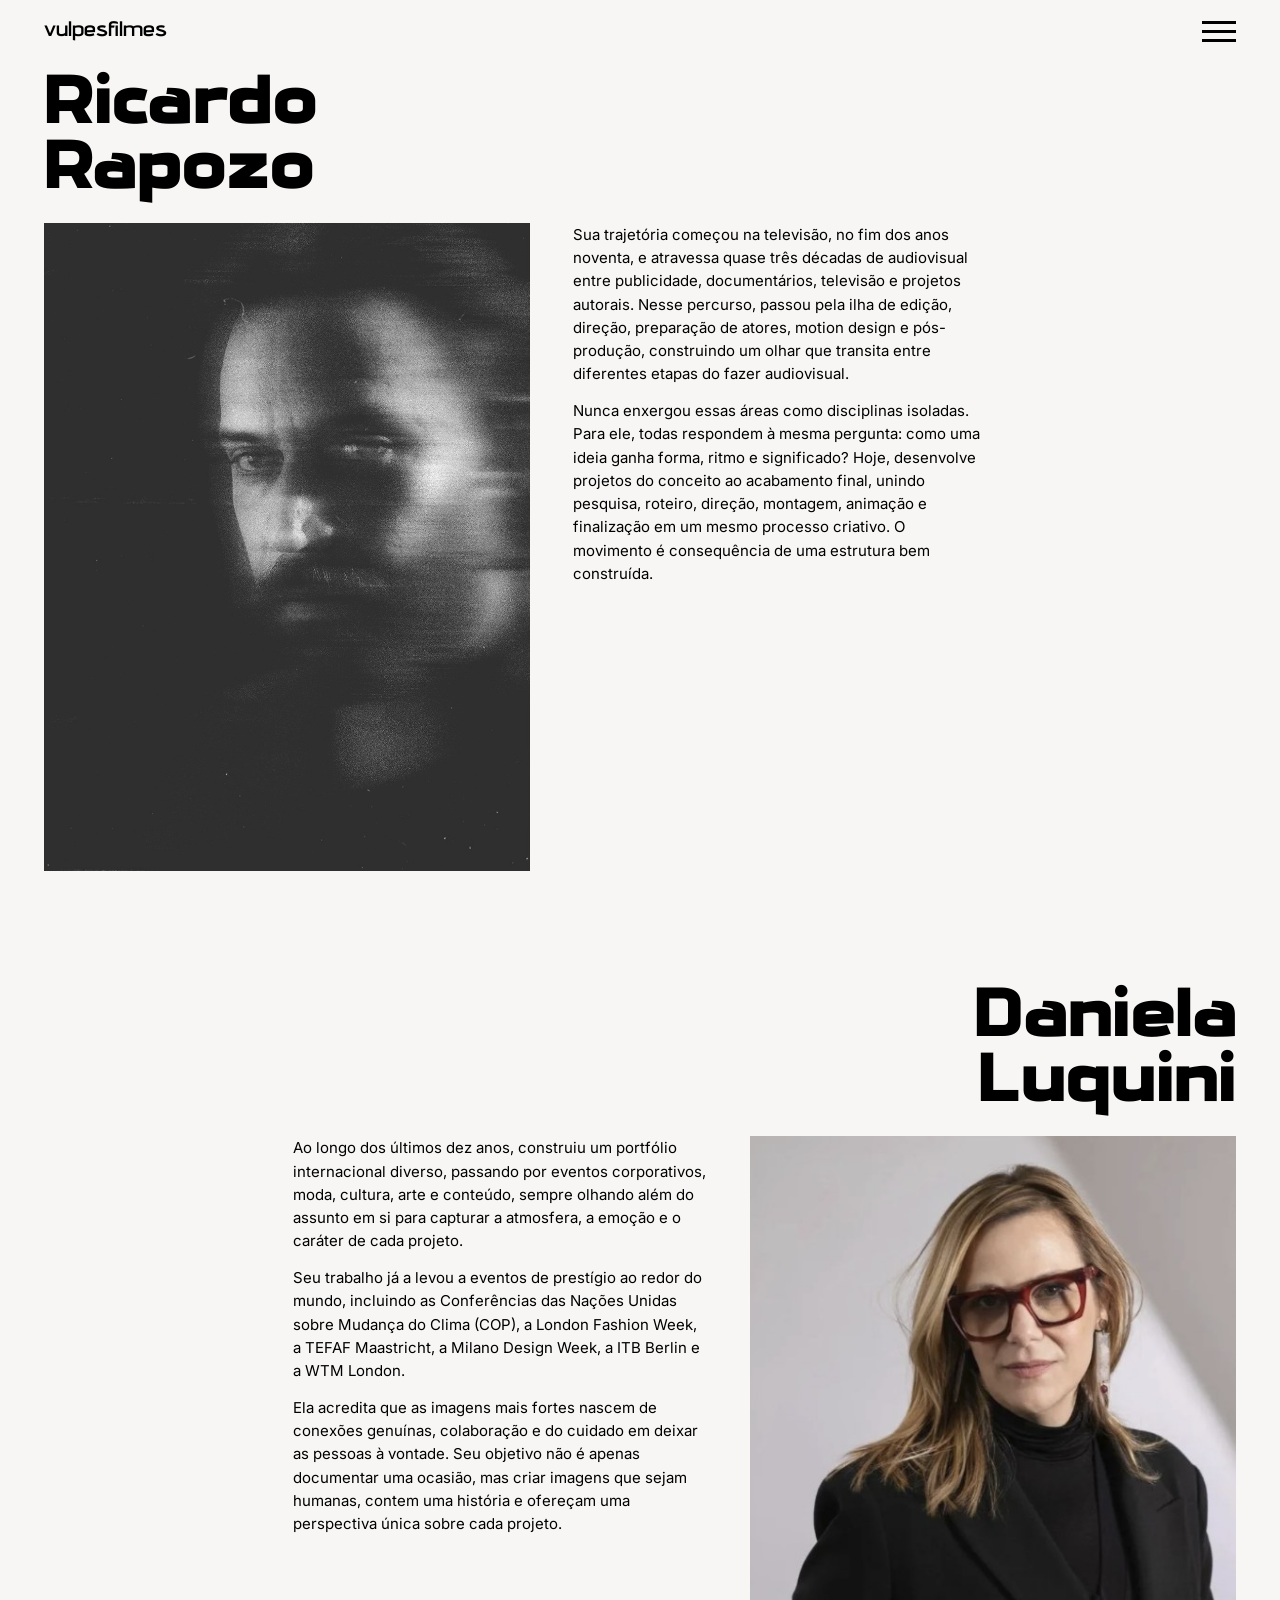
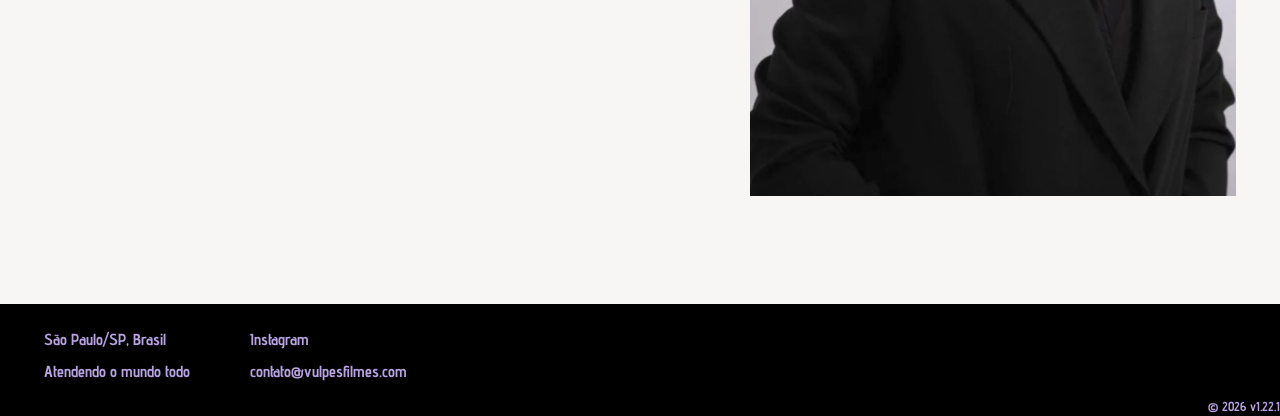
<file: time.html>
<!DOCTYPE html>
<html lang="pt-BR">
<head>
<meta charset="utf-8">
<link rel="icon" type="image/png" href="media/favicon-Vulpes.png">
<meta name="viewport" content="width=device-width, initial-scale=1">
<title>Nosso time — vulpesfilmes</title>
<meta name="description" content="Quadro de diretores da vulpesfilmes.">
<meta property="og:type" content="website">
<meta property="og:site_name" content="vulpesfilmes">
<meta property="og:title" content="Vulpes Filmes">
<meta property="og:description" content="Quadro de diretores da vulpesfilmes.">
<meta property="og:url" content="https://vulpesfilmes.com/time.html">
<meta property="og:image" content="https://vulpesfilmes.com/media/previewVulpes.jpg">
<meta property="og:image:width" content="1200">
<meta property="og:image:height" content="630">
<meta name="twitter:card" content="summary_large_image">
<meta name="twitter:title" content="Vulpes Filmes">
<meta name="twitter:description" content="Quadro de diretores da vulpesfilmes.">
<meta name="twitter:image" content="https://vulpesfilmes.com/media/previewVulpes.jpg">
<link rel="preconnect" href="https://fonts.googleapis.com">
<link rel="preconnect" href="https://fonts.gstatic.com" crossorigin>
<link rel="stylesheet" href="css/tokens.css">
<link rel="stylesheet" href="css/base.css">
<link rel="stylesheet" href="css/layout.css">
<script src="js/hue.js"></script>
</head>
<body>

<a class="skip" href="#conteudo">Pular para o conteúdo</a>

<a class="logo" href="./">vulpesfilmes</a>

<button class="burger" aria-expanded="false" aria-controls="menu" aria-label="Abrir menu">
  <span></span><span></span><span></span>
</button>

<main id="conteudo" class="feed">

  <article class="block block--pessoa block--left">
    <div class="block__main">
      <h2 class="title">Ricardo Rapozo</h2>
      <div class="media">
        <img src="media/time/ricardo-rapozo.jpg" alt="Retrato de Ricardo Rapozo" width="960" height="1280">
      </div>
    </div>
    <div class="block__side">
      <div class="bio" lang="pt-BR">
        <p>Sua trajetória começou na televisão, no fim dos anos noventa, e atravessa quase três décadas de audiovisual entre publicidade, documentários, televisão e projetos autorais. Nesse percurso, passou pela ilha de edição, direção, preparação de atores, motion design e pós-produção, construindo um olhar que transita entre diferentes etapas do fazer audiovisual.</p>
        <p>Nunca enxergou essas áreas como disciplinas isoladas. Para ele, todas respondem à mesma pergunta: como uma ideia ganha forma, ritmo e significado? Hoje, desenvolve projetos do conceito ao acabamento final, unindo pesquisa, roteiro, direção, montagem, animação e finalização em um mesmo processo criativo. O movimento é consequência de uma estrutura bem construída.</p>
      </div>
    </div>
  </article>

  <article class="block block--pessoa block--right">
    <div class="block__main">
      <h2 class="title">Daniela Luquini</h2>
      <div class="media">
        <img src="media/time/daniela-luquini.jpg" alt="Retrato de Daniela Luquini" width="516" height="700">
      </div>
    </div>
    <div class="block__side">
      <div class="bio" lang="pt-BR">
        <p>Ao longo dos últimos dez anos, construiu um portfólio internacional diverso, passando por eventos corporativos, moda, cultura, arte e conteúdo, sempre olhando além do assunto em si para capturar a atmosfera, a emoção e o caráter de cada projeto.</p>
        <p>Seu trabalho já a levou a eventos de prestígio ao redor do mundo, incluindo as Conferências das Nações Unidas sobre Mudança do Clima (COP), a London Fashion Week, a TEFAF Maastricht, a Milano Design Week, a ITB Berlin e a WTM London.</p>
        <p>Ela acredita que as imagens mais fortes nascem de conexões genuínas, colaboração e do cuidado em deixar as pessoas à vontade. Seu objetivo não é apenas documentar uma ocasião, mas criar imagens que sejam humanas, contem uma história e ofereçam uma perspectiva única sobre cada projeto.</p>
      </div>
    </div>
  </article>

</main>

<footer class="footer-invertido">
  <div class="rodape-col">
    <p>São Paulo/SP, Brasil</p>
    <p>Atendendo o mundo todo</p>
  </div>
  <div class="rodape-col">
    <p class="rodape-social"><a href="#">Instagram</a></p>
    <p><a href="mailto:contato@vulpesfilmes.com">contato@vulpesfilmes.com</a></p>
  </div>
  <p class="rodape-versao">&copy; 2026 v1.22.1</p>
</footer>

<nav id="menu" class="panel panel--menu" aria-label="Navegação principal">
  <ul>
    <li><a href="./">Projetos</a></li>
    <li>
      <button class="menu-toggle" aria-expanded="false" aria-controls="submenu-diretores">Diretores</button>
      <button class="submenu-back" type="button">voltar</button>
      <ul id="submenu-diretores" class="submenu" hidden>
        <li><a href="ricardo-rapozo.html">Ricardo Rapozo</a></li>
        <li><a href="daniela-luquini.html">Daniela Luquini</a></li>
      </ul>
    </li>
    <li><a href="#quem-somos" data-abre="quem-somos">Quem somos</a></li>
    <li><a href="#contato" data-abre="contato">Contato</a></li>
  </ul>
  <p class="social">
    <a href="#">instagram</a>
  </p>
</nav>

<section id="quem-somos" class="panel panel--about" aria-label="Quem somos">
  <a href="#" class="close close--x" data-fecha aria-label="Fechar">&times;</a>
  <div class="about-content">
    <div class="prose">
      <p>A Vulpes é um pequeno bureau de soluções audiovisuais. Um lugar para pensar, criar e dar forma a ideias.</p>
      <p>Trabalhamos onde estratégia encontra imagem: na direção, no roteiro, na edição, no motion e na pós-produção. Entramos no projeto conforme o que ele pede, juntando olhar criativo, repertório e precisão técnica para transformar uma boa ideia em algo que realmente mereça ser visto.</p>
    </div>
    <a class="about-content__logo-link" href="./" aria-label="Voltar para o portfólio">
      <img class="about-content__logo" src="media/vulpesFilmes-LOGO-HORIZONTAL.png" alt="vulpesfilmes" width="1791" height="772">
    </a>
  </div>
</section>

<section id="contato" class="panel panel--contact" aria-label="Contato" role="dialog" aria-modal="true" aria-hidden="true">
  <button type="button" class="close" data-fecha>fechar</button>
  <div class="contact-card">
    <p class="contact-card__local">São Paulo/SP, Brasil</p>
    <p class="contact-card__item"><a href="mailto:contato@vulpesfilmes.com">contato@vulpesfilmes.com</a></p>
  </div>
</section>

<div id="video-modal" class="video-modal" aria-hidden="true" role="dialog" aria-modal="true" aria-label="Vídeo do projeto" inert>
  <button type="button" class="video-modal__close">fechar</button>
  <div class="video-modal__frame"></div>
</div>

<script src="js/helpers.js"></script>
<script src="js/no-download.js"></script>
<script src="js/diretores.js"></script>
<script src="js/projetos.js?v=2"></script>
<script src="js/panel.js"></script>
<script src="js/footer-menu.js"></script>
<script src="js/video-real.js"></script>
<script src="js/idle-color.js"></script>
<script src="js/feed.js"></script>
<script src="js/media.js"></script>
<script src="js/carousel-infinite.js"></script>
<script src="js/video-modal.js"></script>
</body>
</html>
</file>
<file: css/tokens.css>
:root {
  /* cor — estado base */
  --paper: #F7F6F4;
  --ink: #000000;
  --ink-60: rgba(0, 0, 0, .6);

  /* cor — sorteada por sessão, escrita por js/hue.js */
  --hue: #EE7B85;

  /* textura de grão (V1.17.4) — SVG de ruído (feTurbulence + feColorMatrix
     dessaturando + feComponentTransfer comprimindo o contraste pra um
     grão sutil, não ruído bruto), ladrilhado em 200x200px. Usado só no
     overlay de cor das mídias (css/layout.css) via `background-blend-
     mode: overlay`, misturando o grão com `--hue` ANTES desse par ir
     pro `mix-blend-mode: multiply` que tinge a mídia por baixo. */
  --grain: url("[data-uri]");

  /* painel de menu e quem somos */
  --panel-bg: #FFFFFF;

  /* medidas */
  --gutter: clamp(18px, 3.4vw, 44px);
  --logo-clearance: 56px;
  --block-width: 82vw;
  --media-max-h: 88vh;
  --block-gap: clamp(72px, 12vh, 160px);
  --title-media-gap: clamp(20px, 3vh, 40px);

  /* carrossel */
  --slide-width: 81%;
  --slide-gap: 20px;
  --peek: 7vw;

  /* movimento */
  --ease-out: cubic-bezier(.22, .61, .36, 1);
  --t-text: .175s;
  --t-panel: .48s;
  --t-page: .6s;

  /* planos */
  --z-title: 1;
  --z-media: 2;
  --z-gallery: 4;
  /* V1.5: acima de --z-gallery e do z-index:3 hardcoded de .slide__link/
     .media__play (css/layout.css) — as setas precisam ficar por CIMA do
     alvo de clique invisível que cobre o slide inteiro, senão ele
     intercepta o clique antes de chegar na seta (empatavam em 3 antes
     disso; quem vem depois no DOM ganha o empate, e o link do slide vem
     depois da seta). */
  --z-arrow: 5;
  --z-panel: 50;
  --z-chrome: 60;
}
</file>
<file: css/base.css>
@import url('https://fonts.googleapis.com/css2?family=Advent+Pro:wdth,wght@100..200,100..900&family=Inter:wght@300..700&display=swap');

/* V1.1: transição entre páginas — View Transitions API "cross-document"
   (Chrome/Edge 126+; navegadores sem suporte simplesmente navegam sem
   transição nenhuma, sem quebrar nada). Não precisa de JS pra navegação
   normal: basta essa regra existir nas duas páginas envolvidas (a que
   sai e a que entra) — como base.css carrega em todas, toda navegação
   interna do site já entra automaticamente. (Pra troca de aba
   trabalhos/bio do diretor, que não é uma navegação de verdade — é hash
   mudando dentro da mesma página — `js/diretor-tabs.js` aciona a versão
   "same-document" da mesma API, `document.startViewTransition()`, pra
   ganhar o mesmo efeito.)

   V1.1.1: o cross-fade padrão do navegador (antiga e nova sobrepostas,
   opacidade trocando ao mesmo tempo) foi trocado por um "dip to white" —
   a página antiga dissolve pro branco, e só depois o branco dissolve pra
   nova página. Duas animações em sequência, cada uma cobrindo metade do
   tempo total (`--t-page`), em vez do crossfade simultâneo do browser. */
@view-transition {
  navigation: auto;
}

::view-transition-image-pair(root) {
  background-color: #fff;
}

@keyframes dip-to-white-out {
  to { opacity: 0; }
}

@keyframes dip-to-white-in {
  from { opacity: 0; }
}

::view-transition-old(root) {
  animation: dip-to-white-out calc(var(--t-page) / 2) var(--ease-out) both;
}

::view-transition-new(root) {
  animation: dip-to-white-in calc(var(--t-page) / 2) var(--ease-out) calc(var(--t-page) / 2) both;
}

*, *::before, *::after { box-sizing: border-box; margin: 0; padding: 0; }

/* V1.17.6: "a página, na versão mobile, parece 'solta' pros lados" —
   não é overflow de conteúdo (nenhuma página mede `scrollWidth` maior
   que a viewport, conferido via Playwright); é o bounce elástico que
   Safari/Chrome mobile dão ao arrastar a página além da borda, mesmo
   sem nada pra rolar. `overscroll-behavior-x` mata só esse bounce
   horizontal, sem mexer em `overflow` — não esbarra no aviso abaixo
   (`overflow-x` não pode subir de `body`, `overscroll-behavior` pode,
   são propriedades diferentes, uma não quebra o `position: sticky` do
   título que a outra quebraria). */
html { -webkit-text-size-adjust: 100%; scroll-behavior: smooth; overscroll-behavior-x: none; }

/* V1.17.2: `body` vira coluna flex de altura mínima igual à viewport —
   junto com `.feed { flex: 1 }` (layout.css), é o que gruda o rodapé no
   fim da tela quando o conteúdo é mais curto que ela (poucos projetos,
   caso da Daniela por ora). Sem isso, o rodapé some no fim do `<main>`
   e sobra uma faixa vazia até o fim da viewport — normal em qualquer
   página curta, mas só ficou visível agora que uma página real tem
   pouco conteúdo. `100dvh`, não `100vh` (única exceção da convenção do
   projeto, que usa `vh`): no Safari mobile `100vh` conta a barra de
   endereço como se estivesse sempre recolhida, então a viewport "real"
   é menor que `100vh` — exatamente o tipo de gap que este fix existe
   pra fechar. `.logo`/`.burger`/`.panel`/os modais são todos `position:
   fixed`, fora do fluxo — só `<main class="feed">` e `<footer>` viram
   itens flex de verdade (ver `.projeto-corpo` em `projeto.html`, que
   não é filho direto de `body` e por isso não participa disso). Quando
   o conteúdo é mais alto que a viewport, `.feed` não encolhe abaixo do
   próprio tamanho (comportamento padrão de item flex) e a página rola
   normalmente, como sempre. */
body {
  background: var(--paper);
  color: var(--ink);
  font-family: 'Advent Pro', sans-serif;
  font-variation-settings: 'wdth' 100, 'wght' 400;
  font-size: 15px;
  line-height: 1.5;
  min-height: 100dvh;
  display: flex;
  flex-direction: column;
  overflow-x: hidden;
  overscroll-behavior-x: none;
  transition: background-color var(--t-panel) var(--ease-out);
  -webkit-font-smoothing: antialiased;
}

/* IMPORTANTE: overflow-x fica no body, nunca num ancestral de .title,
   senão o position:sticky do título morre sem aviso. */

/* V1.17.6: "a cor azul não é aplicada de forma uniforme" — a V1.17.4
   deu grão + P&B só pras MÍDIAS (`.media`/`.diretor-bio__foto`/
   `.projeto-video`/`.galeria-fotos__item`, `css/layout.css`); o fundo
   do `body`, que preenche o resto da página (cabeçalho, margens, vão
   entre vídeo e galeria em `projeto.html`), continuou um `--hue` chapado
   — ao lado da mídia granulada e escurecida, esse fundo liso parecia
   mais claro/fraco por comparação, mesma cor mas sem a textura. Mesmo
   `--grain` (`tokens.css`) e mesmo `background-blend-mode: overlay`
   somados aqui, pro fundo ficar consistente com a mídia. Sem `mix-
   blend-mode` (não tem nada por baixo do `body` pra misturar contra). */
.is-overlay-open body,
html.is-overlay-open body {
  background-color: var(--hue);
  background-image: var(--grain);
  background-size: 200px 200px;
  background-blend-mode: overlay;
}

/* V1.18.7: "quando o efeito de cor entra, ele elimina a barra de
   rolagem... quando sai, a barra volta e causa um 'pulo' na tela" —
   `is-overlay-open` é a MESMA classe que `js/idle-color.js` liga
   sozinho, sem painel nenhum aberto, só pelo efeito ambiente de cor
   (seção 2 do PROJETO.md) — travar o scroll fazia sentido pro painel
   de verdade (menu/quem-somos/contato cobrindo a tela, evita rolar o
   fundo por baixo), nunca fez sentido pro efeito de cor sozinho, que
   não cobre nem esconde nada. `:has(.panel.is-open)` (mesma técnica
   já usada em `.panel--menu:has(...)` mais abaixo neste arquivo)
   escopa o travamento só pro caso real, sem precisar de uma classe
   nova nem mexer em `js/panel.js`/`js/idle-color.js`. */
html.is-overlay-open:has(.panel.is-open) { overflow: hidden; }

a { color: inherit; text-decoration: none; }

/* V17: dificulta o download casual de mídia — sem isso, arrastar a imagem
   pra fora da aba ou o toque longo no celular ("salvar na galeria") já
   bastam pra baixar o arquivo, mesmo com o menu de botão direito bloqueado
   por JS (ver js/no-download.js). Não é proteção real (inspecionar/baixar
   via devtools sempre funciona pra quem sabe), só tira o atalho óbvio. */
img, video {
  display: block;
  max-width: 100%;
  -webkit-user-drag: none;
  user-drag: none;
  -webkit-touch-callout: none;
}

/* O reset acima (author) vence o [hidden] nativo do navegador (user-agent),
   que perde mesmo tendo especificidade maior — a origem do stylesheet decide
   antes da especificidade. Sem isto, mídia quebrada usa media.js para
   esconder a tag via `hidden`, mas o ícone de imagem quebrada continua visível
   por baixo do placeholder "mídia em produção". */
img[hidden], video[hidden] { display: none; }

button { font: inherit; color: inherit; background: none; border: 0; cursor: pointer; }

/* ---------- linha: hover de menu e foco de teclado em qualquer lugar ---------- */

.panel--menu a,
.panel--menu .menu-toggle { position: relative; }

.panel--menu a::after,
.panel--menu .menu-toggle::after {
  content: '';
  position: absolute;
  left: 0; right: 0; bottom: -.06em;
  height: 3px;
  background: currentColor;
  transform: scaleX(0);
  transform-origin: right;
  transition: transform var(--t-text) var(--ease-out);
}

.panel--menu a:hover::after,
.panel--menu .menu-toggle:hover::after {
  transform: scaleX(1);
  transform-origin: left;
}

.panel--menu a:focus-visible,
.panel--menu .menu-toggle:focus-visible,
.title a:focus-visible,
.diretor-tabs a:focus-visible,
.diretor-voltar a:focus-visible,
.projeto-voltar a:focus-visible,
.projeto-barra a:focus-visible,
.arrow:focus-visible {
  text-decoration: underline;
  text-decoration-thickness: 3px;
  text-underline-offset: .14em;
  text-decoration-skip-ink: none;
}

:focus { outline: none; }

/* ---------- chrome fixo ---------- */

.logo {
  position: fixed;
  top: 18px;
  left: var(--gutter);
  z-index: var(--z-chrome);
  font-variation-settings: 'wdth' 175, 'wght' 700;
  font-size: 21px;
  line-height: 1;
  /* V1.2: fica de fora do "dip to white" entre páginas — dar um nome
     próprio de view transition tira o logo do grupo `root` (que é quem
     sofre o dip) e o trata como elemento persistente entre as duas
     páginas. Como o logo é idêntico (mesma posição, mesmo texto) nas
     duas pontas de qualquer navegação interna, ele já ficaria
     visualmente parado mesmo com o crossfade padrão do navegador — o
     `animation: none` abaixo só garante isso de forma explícita, sem
     depender desse acaso. */
  view-transition-name: logo;
}

::view-transition-group(logo),
::view-transition-old(logo),
::view-transition-new(logo) {
  animation: none !important;
}

.burger {
  position: fixed;
  top: 18px;
  right: var(--gutter);
  z-index: var(--z-chrome);
  width: 34px;
  height: 26px;
  display: grid;
  align-content: center;
  gap: 6px;
}

.burger span {
  display: block;
  height: 3px;
  background: var(--ink);
  transition: transform .3s var(--ease-out), opacity .2s linear;
}

.burger[aria-expanded='true'] span:nth-child(1) { transform: translateY(9px) rotate(45deg); }
.burger[aria-expanded='true'] span:nth-child(2) { opacity: 0; }
.burger[aria-expanded='true'] span:nth-child(3) { transform: translateY(-9px) rotate(-45deg); }

.skip {
  position: absolute;
  left: -9999px;
}
.skip:focus {
  left: var(--gutter);
  top: 12px;
  z-index: 999;
  background: var(--paper);
  padding: 8px 12px;
}

/* ---------- painéis: menu (topo) e quem somos (rodapé) ---------- */

.panel {
  position: fixed;
  left: 0;
  right: 0;
  z-index: var(--z-panel);
  background: var(--panel-bg);
  padding: calc(var(--logo-clearance) + 14px) var(--gutter) var(--gutter);
  transition: transform var(--t-panel) var(--ease-out);
  overflow: hidden;
}

.panel--menu   { top: 0;    height: auto; transform: translateY(-101%); }

.panel.is-open { transform: translateY(0); }

/* V1.7: "quem somos" deixou de subir do rodapé — agora é um card
   centralizado, mesmo princípio do `.panel--contact` (mesmo `top:50%;
   left:50%; transform:translate(-50%,-50%)`), só que bem maior. Entre
   V1.7 e V1.7.7 a entrada/saída usou o "dip to white" padrão do site
   (`document.startViewTransition()` em `js/panel.js`); V1.7.8 tirou o
   dip ("retire animação DIP TO WHITE... entra o card FADE IN FADE OUT
   NORMAL") e voltou a um fade simples de `opacity`, só que sem o
   `scale` que `.panel--contact` usa — puro fade, como pedido. O efeito
   de cor (`is-overlay-open`, fundo + overlay de cor nas mídias) não depende dessa
   transição nenhuma e continua igual. */
.panel--about {
  top: 50%;
  left: 50%;
  right: auto;
  bottom: auto;
  height: auto;
  max-height: 85vh;
  overflow-y: auto;
  width: min(1300px, 90vw);
  padding: calc(var(--gutter) * 1.6) var(--gutter) calc(var(--gutter) * 1.4);
  transform: translate(-50%, -50%);
  transition: opacity var(--t-panel) var(--ease-out);
  opacity: 0;
  pointer-events: none;
}

/* `transform` redeclarado aqui de propósito, não só herdado de
   `.panel--about` acima: `.panel.is-open { transform: translateY(0) }`
   (duas classes, especificidade 0-2-0) vence `.panel--about` sozinho
   (uma classe, 0-1-0) assim que `.is-open` entra — sem repetir o
   `translate(-50%,-50%)` aqui (também com 0-2-0, mas depois no arquivo,
   então desempata), o painel perdia a centralização exatamente no
   momento em que abria e ia parar fora da tela. Mesmo problema que
   `.panel--contact.is-open` já resolve do mesmo jeito. */
.panel--about.is-open {
  opacity: 1;
  pointer-events: auto;
  transform: translate(-50%, -50%);
}

.panel--menu ul { list-style: none; }

.panel--menu.is-directors-open > ul > li > a,
.panel--menu.is-directors-open > .social,
.panel--menu:has(.menu-toggle[aria-expanded='true']) > ul > li > a,
.panel--menu:has(.menu-toggle[aria-expanded='true']) > .social {
  display: none;
}

html.is-directors-open .burger,
html:has(.menu-toggle[aria-expanded='true']) .burger { display: none; }

/* V11, revisado no patch dos dois lightboxes ficarem brancos: enquanto o
   modal de vídeo ou o lightbox de fotos está aberto (`is-photo-open` —
   nome herdado de quando só o de fotos usava fundo branco; agora os
   dois modais usam a mesma classe, já que os dois têm o mesmo
   tratamento de chrome), só o hambúrguer some. Ele tem um motivo
   estrutural (ele e o "fechar" de qualquer um dos dois modais ocupam o
   mesmo canto, `top: 18px; right: var(--gutter)` — sem escondê-lo, os
   dois competiriam por clique e por foco de teclado); o logo (canto
   oposto, sem conflito de posição nenhum) fica sempre visível — sem
   fundo escuro em nenhum dos dois modais, não existe mais "modo
   cinema" que justificasse escondê-lo também.

   `.projeto-voltar` entra na mesma lista (V1.16) — bug achado testando
   a navegação por clique na foto: em `projeto.html` (V1.11), o burger
   sumiu de vez e "voltar" ficou fixo no MESMO canto (`top:19px;
   right:var(--gutter)`, ver seção 6 do PROJETO.md) — abrir a galeria
   de fotos ali sobrepõe "voltar" e o "fechar" do lightbox, os dois
   ilegíveis um por cima do outro. Mesmo motivo, mesma solução: esconde
   enquanto o lightbox está aberto. */
html.is-photo-open .burger,
html.is-photo-open .projeto-voltar { display: none; }

.panel--menu ul a {
  display: inline-block;
  font-variation-settings: 'wdth' 200, 'wght' 900;
  font-size: clamp(30px, 4vw, 52px);
  line-height: .98;
  letter-spacing: -.01em;
}

.menu-toggle {
  display: inline-block;
  font-variation-settings: 'wdth' 200, 'wght' 900;
  font-size: clamp(30px, 4vw, 52px);
  line-height: .98;
  letter-spacing: -.01em;
  padding: 0;
}

.submenu {
  list-style: none;
  margin-top: 12px;
  padding-left: 0;
  display: none;
}

.submenu-back {
  display: none;
  padding: 0;
  margin: 0 0 10px;
  font-variation-settings: 'wdth' 175, 'wght' 600;
  font-size: 19px;
  text-decoration: underline;
  text-underline-offset: .14em;
}

.menu-toggle[aria-expanded='true'] + .submenu-back { display: inline-block; }

.submenu[hidden] { display: none; }
.menu-toggle[aria-expanded='true'] ~ .submenu { display: block; }

.submenu a {
  display: inline-block;
  font-variation-settings: 'wdth' 200, 'wght' 900;
  font-size: clamp(30px, 4vw, 52px);
  line-height: .98;
  letter-spacing: -.01em;
}

.social {
  display: flex;
  gap: 14px;
  margin-top: 18px;
  font-variation-settings: 'wdth' 175, 'wght' 600;
  font-size: 19px;
}

/* V1.7: texto em cima, logo embaixo, os dois centralizados — troca a
   disposição em linha (V14: logo ao lado do texto) por uma coluna,
   pedido explícito de referência visual pro novo card centralizado
   (ver `.panel--about` acima). Ordem no HTML já é texto-depois-logo
   (não CSS `order`): assim a ordem de leitura por teclado/leitor de
   tela bate com a ordem visual. */
.about-content {
  display: flex;
  flex-direction: column;
  align-items: center;
  text-align: center;
  gap: clamp(32px, 5vw, 56px);
}

/* PATCH: primeira medida do logo ficou pequena demais perto da
   referência (~31% da largura do card lá, ~17% aqui) — corrigido pra
   bater. */
/* V1.7.12: logo do "quem somos" vira link de volta pro feed do
   portfólio ("./", mesmo destino do `.logo` fixo do cabeçalho) —
   pedido explícito. `display:block` só deixa explícito o
   comportamento que o flex item já teria por padrão (blockificado
   como filho direto de `.about-content`), sem depender disso
   implicitamente. */
.about-content__logo-link { display: block; }

.about-content__logo {
  width: clamp(220px, 22vw, 400px);
  height: auto;
}

/* V1.7: Newsreader pequeno e à esquerda vira Advent Pro grande e
   centralizado — pedido explícito de referência ("CRAVE A
   REFERÊNCIA"). É a mesma família das manchetes do site, não mais o
   serif usado no resto do texto corrido (`.bio`, cartão de contato
   etc.) — esse painel virou destaque tipográfico, não leitura corrida
   discreta. `'wdth' 200, 'wght' 900` (PATCH — era `175`/`700`, largura
   e peso não estavam no teto do eixo variável como a referência
   pedia): os dois no máximo do eixo variável da Advent Pro, igual aos
   títulos mais pesados do site (`.title`, `.diretor-nome`). */
/* PATCH: entrelinha bem mais apertada — "eles devem praticamente se
   tocar... eu quero um BOLO DE TEXTO". `1.25` (herdado do tratamento
   de leitura corrida de antes) deixava respiro grande demais entre
   linhas pra um texto grande/peso 900; `.9` é mais apertado que o
   próprio `.diretor-nome`/`.title` (`.94`/`.98`) — pedido explícito de
   um bloco bem denso, não só "no mesmo padrão dos títulos". */
.panel--about .prose {
  max-width: min(900px, 80%);
  font-variation-settings: 'wdth' 200, 'wght' 900;
  font-size: clamp(22px, 2.6vw, 38px);
  line-height: .9;
}
.panel--about .prose p + p { margin-top: .5em; }

/* "fechar" do quem-somos vai pro canto superior direito do próprio
   painel (V12) — antes ficava em fluxo normal, acima do logo, sobrando
   sozinho no canto esquerdo. .panel já é position:fixed, então
   position:absolute aqui ancora no próprio painel, não no viewport. */
.panel--about .close {
  position: absolute;
  top: 18px;
  right: var(--gutter);
  margin-bottom: 0;
}

.panel--about .close,
.panel--contact .close {
  font-variation-settings: 'wdth' 175, 'wght' 600;
  font-size: 19px;
  text-decoration: underline;
  text-underline-offset: .14em;
}

.panel--contact .close { margin-bottom: 24px; }

/* PATCH: "fechar" (texto) vira "×" (símbolo) só no "quem somos" —
   pedido explícito. `text-decoration:none` porque sublinhado embaixo
   de um símbolo, não de uma palavra, não faz sentido nenhum;
   `aria-label="Fechar"` no HTML mantém o nome acessível pra quem usa
   leitor de tela, já que o texto visível deixou de dizer "fechar".
   Seletor `.panel--about .close--x`, não `.close--x` sozinho: precisa
   da mesma especificidade de `.panel--about .close` (duas classes) —
   um `.close--x` sozinho (uma classe) perdia a disputa e o "×" ficava
   sublinhado a 19px, herdando o estilo do texto "fechar" que ele
   substituiu. */
.panel--about .close--x {
  text-decoration: none;
  font-size: 32px;
  line-height: 1;
  font-variation-settings: 'wdth' 100, 'wght' 400;
}

/* ---------- painel: card de contato (terceira variante) ----------
   Mesmo mecanismo dos outros dois painéis (Esc, clique fora, foco preso,
   cor de fundo via .is-overlay-open), mas ele não desce do topo nem sobe
   do rodapé: é um card centralizado, com transform próprio. */

.panel--contact {
  top: 50%;
  left: 50%;
  right: auto;
  bottom: auto;
  height: auto;
  width: min(420px, 88vw);
  padding: calc(var(--gutter) * 1.1) var(--gutter) var(--gutter);
  border-radius: 2px;
  opacity: 0;
  pointer-events: none;
  transform: translate(-50%, -50%) scale(.94);
  transition: transform var(--t-panel) var(--ease-out), opacity var(--t-panel) var(--ease-out);
}

.panel--contact.is-open {
  opacity: 1;
  pointer-events: auto;
  transform: translate(-50%, -50%) scale(1);
}

.contact-card__local {
  font-variation-settings: 'wdth' 200, 'wght' 800;
  font-size: clamp(22px, 3vw, 30px);
  line-height: 1;
  margin-bottom: 18px;
}

.contact-card__item {
  font-family: 'Inter', sans-serif;
  font-weight: 300;
  font-size: clamp(16px, 1.5vw, 20px);
  line-height: 1.5;
}

.contact-card__item + .contact-card__item { margin-top: 4px; }

.contact-card__item a:hover,
.contact-card__item a:focus-visible {
  text-decoration: underline;
  text-decoration-thickness: 3px;
  text-underline-offset: .14em;
  text-decoration-skip-ink: none;
}

@media (prefers-reduced-motion: reduce) {
  .panel--contact,
  .panel--about { transition: opacity var(--t-panel) var(--ease-out); }
}

.bio {
  font-family: 'Inter', sans-serif;
  font-weight: 300;
}

/* ---------- modal de vídeo ----------
   Deliberadamente fora do sistema de "painel" (menu/quem-somos/contato):
   fundo fixo próprio, não a cor sorteada da sessão, e sem o overlay de
   cor nas mídias atrás — o objetivo é assistir o vídeo, não o efeito de cor.
   Ver js/video-modal.js.

   PATCH: fundo branco (`var(--paper)`), não mais preto de cinema —
   mesmo tratamento do lightbox de fotos (ver abaixo), pedido explícito
   pra consistência entre os dois. `is-photo-open` (não mais
   `is-lightbox-open`, que ficou sem uso) esconde só o hambúrguer —
   mesmo motivo de sempre: conflito real de posição com o "fechar",
   `top: 18px; right: var(--gutter)` nos dois. O logo continua visível
   aqui também, como no lightbox de fotos: sem fundo escuro, não tem
   mais "modo cinema" pra justificar escondê-lo. */

.video-modal {
  position: fixed;
  inset: 0;
  z-index: var(--z-panel);
  display: grid;
  place-items: center;
  padding: var(--gutter);
  background: var(--paper);
  opacity: 0;
  pointer-events: none;
  transition: opacity var(--t-panel) var(--ease-out);
}

.video-modal.is-open {
  opacity: 1;
  pointer-events: auto;
}

.video-modal__close {
  position: fixed;
  top: 18px;
  right: var(--gutter);
  z-index: var(--z-chrome);
  color: var(--ink);
  font-variation-settings: 'wdth' 175, 'wght' 600;
  font-size: 19px;
  text-decoration: underline;
  text-underline-offset: .14em;
}

.video-modal__frame {
  width: min(1100px, 92vw);
  aspect-ratio: 16 / 9;
}

.video-modal__frame iframe,
.video-modal__frame video {
  width: 100%;
  height: 100%;
}

@media (prefers-reduced-motion: reduce) {
  .video-modal { transition: none; }
}

/* ---------- carrossel de fotos (lightbox da galeria) ----------
   Fora do sistema de painel, como o modal de vídeo — mas, diferente
   dele, fundo BRANCO (V1.6, pedido explícito), não preto de cinema.
   `.galeria-fotos` só existe na página de projeto, então essa regra
   não precisa de modificador: é a única cor que esse componente já
   teve. Abre ao clicar numa foto de .galeria-fotos (ver
   js/photo-modal.js) e navega entre as fotos daquela galeria com as
   mesmas setas do carrossel da home (mix-blend-mode: difference — o
   truque de contraste funciona igual sobre fundo claro: a seta some no
   branco só se ela também for branca, e aqui `.arrow` já é `color:
   #fff` — differença entre branco e branco dá preto, então ela
   continua visível). */

.photo-modal {
  position: fixed;
  inset: 0;
  z-index: var(--z-panel);
  display: grid;
  place-items: center;
  padding: var(--gutter);
  background: var(--paper);
  opacity: 0;
  pointer-events: none;
  transition: opacity var(--t-panel) var(--ease-out);
}

.photo-modal.is-open {
  opacity: 1;
  pointer-events: auto;
}

.photo-modal__close {
  position: fixed;
  top: 18px;
  right: var(--gutter);
  z-index: var(--z-chrome);
  color: var(--ink);
  font-variation-settings: 'wdth' 175, 'wght' 600;
  font-size: 19px;
  text-decoration: underline;
  text-underline-offset: .14em;
}

.photo-modal__frame {
  position: relative;
  width: min(1200px, 92vw);
  height: min(84vh, 92vw);
  display: grid;
  place-items: center;
}

/* V1.16: clicar na foto navega (metade esquerda = anterior, direita =
   próxima — ver js/photo-modal.js) além das setas, que continuam como
   reforço visual. `cursor: pointer` sozinho não distingue as metades
   pro visitante — aceitável, a seta em cada lado já indica a direção;
   o clique na foto é só uma área maior pra fazer a mesma coisa. */
.photo-modal__img {
  max-width: 100%;
  max-height: 100%;
  width: auto;
  height: auto;
  object-fit: contain;
  cursor: pointer;
}

/* V1.17: o vídeo do projeto vira o primeiro "slide" do lightbox de
   fotos (ver js/photo-modal.js) — `[hidden]` por padrão, trocado de
   lugar com `.photo-modal__img` conforme o slide atual. Largura cheia
   do frame (ao contrário da foto, que centraliza no tamanho natural
   dela) com `aspect-ratio: 16/9` — o mesmo tratamento que
   `.projeto-video iframe/video` já usa fora do lightbox. */
.photo-modal__video {
  width: 100%;
  aspect-ratio: 16 / 9;
}

.photo-modal__video iframe,
.photo-modal__video video {
  display: block;
  width: 100%;
  height: 100%;
  border: 0;
}

.photo-modal__frame .arrow { position: absolute; }
.photo-modal__frame .arrow--prev { left: -50px; }
.photo-modal__frame .arrow--next { right: -50px; }

@media (max-width: 820px) {
  .photo-modal__frame .arrow--prev { left: 4px; }
  .photo-modal__frame .arrow--next { right: 4px; }
}

@media (prefers-reduced-motion: reduce) {
  .photo-modal { transition: none; }
}

/* ---------- rodapé ---------- */

/* V1.3: rodapé inteiro de volta pra Advent Pro, em negrito — reverte o
   V1.2 (que tinha posto e-mail/endereço em Newsreader, só o copyright
   ficando na Advent Pro). `'wght' 700` (era 600) é o que garante o
   "bold" pedido; sem uma regra própria pra `footer p`, as três linhas
   herdam isso igual, não precisa de seletor específico pro copyright.

   V1.17.5: `14px` → `16px` ("aumente a fonte 2 pontos") — `'wght' 700`
   já é o "bold" pedido de novo na mesma leva, não precisou mudar
   (era esse o peso desde a V1.3). */
footer {
  padding: 24px var(--gutter);
  background: transparent;
  font-variation-settings: 'wdth' 100, 'wght' 700;
  font-size: 16px;
  color: var(--ink);
}

footer p {
  margin: 0 0 8px 0;
}

/* V1.6: rodapé invertido — fundo preto, texto claro. Nasceu escopado só
   à página de projeto; um patch na mesma leva estendeu pra `<footer
   class="footer-invertido">` nas 5 páginas do site (a classe é a mesma
   em todas, só marcada direto no HTML de cada uma). `a { color: inherit
   }` (topo deste arquivo) já resolve o link do e-mail sozinho, sem
   seletor próprio.

   V1.17.3: "o rodapé não será mais preto, ele terá a cor aleatória que
   está reservada pro efeito cor" — fundo virou `var(--hue)`, sempre,
   não só quando um painel abre (igual o preto de antes: constante,
   painel aberto ou não — só a cor que mudou). Texto voltou a preto.

   V1.17.4: "tire a borda preta do box do rodapé. SEM BORDA" — o
   `border-top` (regra base `footer`) foi removido de vez, não só
   trocado de cor.

   V1.17.5: inverte de novo — "deixe a barra do rodapé preto" + "a
   fonte deve ter a cor aleatória do efeito cor". Fundo volta a
   `var(--ink)` (preto, como era antes da V1.17.3); quem passa a usar
   `var(--hue)` agora é o TEXTO, não o fundo — troca completa de qual
   dos dois carrega a cor da sessão. `a { color: inherit }` (topo deste
   arquivo) resolve o link do e-mail sozinho, sem seletor próprio.

   V1.18.1.1: rodapé volta a DUAS COLUNAS lado a lado (`display:flex`).
   V1.18 tinha posto os quatro itens do menu (Projetos/Diretores/Quem
   somos/Contato) dentro do rodapé, como lista. Pedido com referência
   visual: não é isso — os itens do menu saem do rodapé de vez (viram
   bloco próprio no fim do feed da home, ver `.bloco-menu` em
   `layout.css`) e o rodapé volta a ter e-mail + copyright, com
   Instagram do lado do e-mail, e as duas colunas (`.rodape-col`, só
   um agrupador de `<p>` — sem herdar `footer p` nada demais) lado a
   lado, não empilhadas. `row-gap`/`column-gap` separados, não `gap`
   sozinho: no mobile (`flex-wrap: wrap` empilha as colunas), 60px de
   respiro VERTICAL entre elas ficava exagerado — só o respiro
   HORIZONTAL (entre colunas lado a lado) precisa ser grande.

   V1.18.2: "inverta as linhas do rodapé" — col 1 vira endereço (São
   Paulo/SP, Brasil / Atendendo o mundo todo), col 2 vira Instagram +
   e-mail (sem `© 2026` — o copyright saiu daqui, ver `.rodape-versao`
   abaixo). `position: relative` porque `.rodape-versao` é `position:
   absolute` e precisa de um ancestral posicionado pra ancorar no
   canto do PRÓPRIO rodapé, não da página inteira. */
footer.footer-invertido {
  background: var(--ink);
  color: var(--hue);
  display: flex;
  row-gap: 24px;
  column-gap: 60px;
  flex-wrap: wrap;
  position: relative;
}

/* "No canto inferior direito do rodapé: © 2026 v.[versão]" — ancorado
   no canto de `footer` (acima, `position: relative`), não flui junto
   com as colunas; assim fica preso ao canto de verdade da caixa preta
   mesmo quando as colunas empilham no mobile (`flex-wrap: wrap`).
   `margin: 0` sobrescrevendo `footer p { margin: 0 0 8px 0 }` — um
   `<p>` com margem própria não ficaria colado no canto exato.
   Versão escrita à mão, sem nenhum mecanismo automático: repete o
   número do cabeçalho do PROJETO.md (seção "Versão") — precisa ser
   atualizada nas 4 páginas com rodapé toda vez que a versão mudar,
   mesma disciplina manual já usada pro changelog. */
.rodape-versao {
  position: absolute;
  right: 0;
  bottom: 0;
  margin: 0;
  font-size: 13px;
}

footer a {
  text-decoration: none;
}

footer a:hover,
footer a:focus-visible {
  text-decoration: underline;
  text-decoration-thickness: 3px;
  text-underline-offset: .14em;
  text-decoration-skip-ink: none;
}
</file>
<file: css/layout.css>
.feed {
  padding-top: calc(var(--logo-clearance) + 10px);
  padding-bottom: var(--block-gap);
  display: flex;
  flex-direction: column;
  gap: var(--block-gap);
  /* V1.17.2: item flex de `body` (ver base.css) — cresce pra empurrar o
     rodapé pro fim da viewport quando o conteúdo é curto. Inerte em
     `projeto.html`: lá `#conteudo-projeto` (`.feed`) é filho de
     `.projeto-corpo`, não de `body` diretamente, então `flex` não tem
     container flex pra reagir (exceto dentro de `is-projeto-sem-
     galeria`, que já sobrescreve com seu próprio `flex: 1`, ver abaixo). */
  flex: 1;
}

/* =========================================================
   BLOCO
   NUNCA aplicar transform, filter, perspective, backdrop-filter
   ou will-change em .block ou acima. Qualquer uma delas converte
   o position:sticky do título em fixed e o efeito quebra em silêncio.
   ========================================================= */

.block {
  position: relative;
  isolation: isolate;
  display: grid;
  grid-template-columns: var(--block-width) 1fr;
  column-gap: var(--gutter);
  padding-inline: var(--gutter);
}

.block--right {
  grid-template-columns: 1fr var(--block-width);
}
.block--right .block__main { grid-column: 2; text-align: right; }
.block--right .block__side { grid-column: 1; grid-row: 1; }

.block--center {
  grid-template-columns: 1fr;
  padding-inline: 0;
}

.block__main { grid-column: 1; min-width: 0; }
.block__side { grid-column: 2; grid-row: 1; }

/* ---------- título preso ---------- */

.title {
  position: sticky;
  top: var(--logo-clearance);
  z-index: var(--z-title);
  /* 'wdth' 200 já é o teto do eixo variável da Advent Pro (100..200, ver
     @import em base.css) — não dá pra ir além sem trocar de fonte.
     'wght' subiu pro máximo do eixo (900). */
  font-variation-settings: 'wdth' 200, 'wght' 900;
  font-size: clamp(30px, 5.4vw, 74px);
  line-height: .94;
  letter-spacing: -.01em;
  opacity: 1;
  transition: opacity var(--t-text) ease;
  margin-bottom: var(--title-media-gap);
}

.block--center .title { padding-inline: var(--gutter); text-align: right; }

/* ---------- mídia ---------- */

.media {
  position: relative;
  z-index: var(--z-media);
  overflow: hidden;
  max-height: var(--media-max-h);
  background: var(--placeholder, #d8d5d0);
}

.media.is-missing {
  min-height: clamp(220px, 42vw, 620px);
  display: grid;
  place-items: center;
}

.media.is-missing::before {
  content: 'mídia em produção';
  font-variation-settings: 'wdth' 100, 'wght' 400;
  font-size: 14px;
  color: var(--ink-60);
}

.media video,
.media img {
  width: 100%;
  height: 100%;
  max-height: var(--media-max-h);
  object-fit: contain;
  transition: filter .28s ease;
}


/* ---------- efeito de cor, ativo só com painel aberto ----------
   V1.17.3: era duotone (mídia em `grayscale` + overlay `mix-blend-mode:
   darken`) — "tirar o Duotone, deixar apenas a cor com um efeito de
   Multiply em cima": tirou o `filter`, só sobrou o overlay de `--hue`
   com `multiply`.

   V1.17.4: volta o P&B, mas não o duotone de antes — "antes de aplicar
   o efeito de cor no fundo, aplique um efeito de dessaturação (P&B) e
   aumente o contraste." `filter: grayscale(1) contrast(1.3)` na mídia
   de novo (sem o `brightness(.92)` que a V1.6 original tinha — não foi
   pedido, e o `multiply` já escurece sozinho); o overlay continua
   `multiply` (não voltou o `darken` da V1.6). Grão (V1.17.4, "é
   possível?"): `--grain` (`tokens.css`, SVG de ruído) somado ao
   `background` do MESMO `::after`, misturado com `--hue` via
   `background-blend-mode: overlay` — mistura as camadas de fundo desse
   elemento ENTRE SI, antes do `mix-blend-mode: multiply` (que mistura
   o elemento inteiro, já com grão, contra a mídia por baixo) entrar em
   ação. Um pseudo-elemento só, sem `::before` extra — evita problema de
   ordem de pintura (`::before` nasce ANTES do conteúdo real no DOM,
   ficaria atrás da imagem, não por cima). */

.media::after {
  content: '';
  position: absolute;
  inset: 0;
  background-color: var(--hue);
  background-image: var(--grain);
  background-size: 200px 200px;
  background-blend-mode: overlay;
  mix-blend-mode: multiply;
  opacity: 0;
  transition: opacity .28s ease;
  pointer-events: none;
}

html.is-overlay-open .media video,
html.is-overlay-open .media img { filter: grayscale(1) contrast(1.3); }

html.is-overlay-open .media::after { opacity: 1; }

/* PATCH: bug real — o duotone acima só cobria `.media`, a classe do
   feed/carrossel original. Versões mais recentes trouxeram mídia com
   OUTRAS classes (`.diretor-bio__foto`, a bio do diretor; `.projeto-
   video`, o vídeo de verdade da página de projeto; `.galeria-fotos__
   item`, a grade de fotos) que nunca foram incluídas nessa cobertura —
   ao abrir um painel, essas três ficavam intocadas, sem duotone
   nenhum. Pedido explícito: "o efeito de cor deve cobrir TODOS os
   elementos da página, inclusive as fotos e vídeos. A única coisa que
   fica por cima é o menu, submenu, quem somos e contato." Mesmo par de
   regras do `.media` acima, repetido pros três containers que
   faltavam — os dois lightboxes (foto/vídeo) ficam de fora de
   propósito, mesmo raciocínio de "quem somos"/"contato": são sistemas
   com fundo próprio, deliberadamente fora da cor da sessão (ver seção
   6, "Modal de vídeo"), não esquecidos por descuido como os três
   daqui. */
.diretor-bio__foto,
.projeto-video,
.galeria-fotos__item {
  position: relative;
}

.diretor-bio__foto::after,
.projeto-video::after,
.galeria-fotos__item::after {
  content: '';
  position: absolute;
  inset: 0;
  background-color: var(--hue);
  background-image: var(--grain);
  background-size: 200px 200px;
  background-blend-mode: overlay;
  mix-blend-mode: multiply;
  opacity: 0;
  transition: opacity .28s ease;
  pointer-events: none;
}

html.is-overlay-open .diretor-bio__foto img,
html.is-overlay-open .projeto-video img,
html.is-overlay-open .projeto-video video,
html.is-overlay-open .projeto-video iframe,
html.is-overlay-open .galeria-fotos__item img {
  filter: grayscale(1) contrast(1.3);
}

html.is-overlay-open .diretor-bio__foto::after,
html.is-overlay-open .projeto-video::after,
html.is-overlay-open .galeria-fotos__item::after {
  opacity: 1;
}

/* V1.17.7: "as barras ao lado do vídeo são mais escuras que o
   cabeçalho e as linhas da galeria" — `.projeto-video` (diferente de
   `.diretor-bio__foto`/`.galeria-fotos__item`, que não têm padding
   próprio) tem `padding-inline: var(--gutter)` (mais `padding-bottom`
   extra quando `is-projeto-sem-galeria`, ver abaixo); como o `::after`
   usava `inset: 0`, ele cobria a caixa INTEIRA, inclusive esse
   padding — então a faixa de respiro ao lado do vídeo recebia DOIS
   `multiply` empilhados (o do `body`, por baixo, mais o do próprio
   `.projeto-video::after`, por cima, sem nenhuma imagem ali pra
   justificar), ficando mais escura que áreas com um `multiply` só
   (cabeçalho, vão entre linhas da galeria). Fix: inset lateral igual
   ao padding, pra o overlay parar exatamente na borda do vídeo — só
   `--grain`+`--hue` do `body` (uma camada) aparece no respiro. */
.projeto-video::after {
  inset: 0 var(--gutter);
}

html.is-projeto-sem-galeria .projeto-video::after {
  bottom: var(--gutter);
}

/* ---------- alvo de clique pro vídeo real (V8: sem ícone) ----------
   A galeria de fotos passou a viver só na página do projeto (título é o
   único link pra lá — o ícone ao lado do bloco foi removido). Aqui, quando
   o projeto tem `video`, a mídia inteira vira alvo de clique pro modal,
   sem indicação visual — só o cursor e o foco de teclado entregam que é
   clicável. */

.media__play,
.slide__link {
  position: absolute;
  inset: 0;
  z-index: 3;
  cursor: pointer;
}

/* difference garante contraste sobre qualquer mídia por baixo, mesmo
   escura — o mesmo truque das setas do carrossel. */
.media__play:focus-visible,
.slide__link:focus-visible {
  outline: 2px solid #fff;
  outline-offset: -2px;
  mix-blend-mode: difference;
}

/* ---------- carrossel ---------- */

.media--carousel {
  overflow: visible;
  background: none;
  max-height: none;
  width: 100vw;
  margin-left: calc(50% - 50vw);
}

.block:has(.media--carousel) {
  grid-template-columns: 1fr;
  padding-inline: 0;
}

/* .block--right posiciona .block__main na coluna 2 (ver regra acima na
   seção de BLOCO). Como o carrossel reduz a grid para uma única coluna
   explícita, esse grid-column:2 sobra sem par e o grid cria uma coluna
   implícita extra só para caber o item — o carrossel fica confinado a essa
   coluna implícita em vez de ocupar a largura toda. Força de volta pra
   coluna 1 em qualquer lado. */
.block:has(.media--carousel) .block__main {
  grid-column: 1;
}

.block:has(.media--carousel) .title {
  padding-inline: var(--gutter);
}

.track {
  display: flex;
  align-items: center;
  gap: var(--slide-gap);
  overflow-x: auto;
  scroll-snap-type: x mandatory;
  scroll-behavior: smooth;
  scrollbar-width: none;
  padding-inline: var(--peek);
  /* V1.4: affordance do arrasto por mouse (ver js/carousel-infinite.js) —
     cursor de "mão aberta" em repouso, "mão fechada" durante o arrasto.
     `user-select: none` evita selecionar texto/imagem sem querer no meio
     do gesto (os slides não têm texto, mas evita artefato mesmo assim). */
  cursor: grab;
  user-select: none;
}
.track::-webkit-scrollbar { display: none; }
.track:active { cursor: grabbing; }

.slide {
  position: relative;
  flex: 0 0 var(--slide-width);
  scroll-snap-align: center;
  /* Sem isso, um slide de vídeo/imagem ainda não carregado não tem altura
     intrínseca nenhuma (nem o <video> nem o <img> têm width/height fixos
     no HTML) — o track inteiro colapsa pra altura 0 ou pro tamanho padrão
     do navegador (300×150) até a mídia carregar. Isso torna qualquer
     leitura de geometria logo no 'feed:pronto' (largura do slide,
     scrollIntoView) instável — é a causa do V13 do vídeo em loop "sumir"
     no carregamento. Mesmo valor do placeholder de "mídia em produção". */
  min-height: clamp(220px, 42vw, 620px);
  max-height: var(--media-max-h);
  background: var(--placeholder, #d8d5d0);
  overflow: hidden;
}

.arrow {
  position: absolute;
  top: 50%;
  transform: translateY(-50%);
  z-index: var(--z-arrow);
  color: #fff;
  mix-blend-mode: difference;
  font-size: 26px;
  line-height: 1;
  padding: 10px;
}

.arrow--prev { left: calc(var(--peek) / 2 - 22px); }
.arrow--next { right: calc(var(--peek) / 2 - 22px); }
.arrow[hidden] { display: none; }

/* V1.5: setas só aparecem com o mouse por perto — escondidas por padrão,
   reveladas no hover do carrossel inteiro (não teria como só no hover da
   própria seta: ela é pequena, e some assim que o mouse for até ela).
   Escopado a `.media--carousel .arrow` de propósito, não `.arrow`
   sozinho — o lightbox de fotos (`.photo-modal__frame .arrow`, base.css)
   é outro contexto, sem gesto de arrastar nem mouse "passando perto":
   lá as setas continuam sempre visíveis. `:focus-within` garante que
   quem navega por teclado consegue enxergar a seta ao chegar nela (sem
   isso, ela ficaria focável mas invisível — regressão de acessibilidade
   só pra ganhar a revelação por hover). Toque não tem estado de hover
   persistente; sem problema, quem usa toque já arrasta o carrossel
   direto, nunca dependeu das setas. */
.media--carousel .arrow {
  opacity: 0;
  transition: opacity var(--t-text) var(--ease-out);
}

.media--carousel:hover .arrow,
.media--carousel:focus-within .arrow {
  opacity: 1;
}

/* ---------- bloco de pessoa (time) ----------
   Variante do bloco de projeto: mesmo sticky, mesmo hover, mesmo overlay de cor.
   Muda a proporção, porque retrato vertical + bio longa não cabem na
   divisão 82/18 da home — a coluna vazia vira coluna de texto. */

.block--pessoa {
  grid-template-columns: 38vw 1fr;
  grid-template-rows: auto 1fr;
  align-items: start;
}
.block--pessoa.block--right {
  grid-template-columns: 1fr 38vw;
}

/* .block__main normalmente é uma célula só, com título e mídia empilhados
   em fluxo normal. O título aqui é um nome (ex. "Ricardo Rapozo") e pode
   quebrar em 1 ou 2 linhas dependendo do nome e da largura — então não dá
   pra alinhar a bio com a foto adivinhando a altura do título em CSS.
   Em vez disso .block__main vira uma subgrid de 2 linhas que espelha as
   linhas do grid externo (linha 1 = altura real do título, linha 2 =
   mídia), e a bio ocupa a linha 2 do grid externo — alinhada exatamente
   onde a mídia começa, seja qual for a altura do título. */
.block--pessoa .block__main {
  grid-row: 1 / 3;
  display: grid;
  grid-template-rows: subgrid;
}
.block--pessoa .title { grid-row: 1; }
.block--pessoa .media { grid-row: 2; }

.block--pessoa .block__side { grid-row: 2; }

.block--pessoa .media { max-height: 78vh; }
.block--pessoa .media img { object-position: top; }

.bio {
  position: sticky;
  top: calc(var(--logo-clearance) + 10px);
  max-width: 46ch;
  font-size: clamp(15px, 1.15vw, 17px);
  line-height: 1.55;
  color: var(--ink);
}
.bio p + p { margin-top: .9em; }

.block--pessoa.block--right .bio { margin-left: auto; }

/* ---------- galeria do diretor (páginas de bio) ----------
   Mesmo ritmo do .feed da home: um gap entre blocos, sem padding próprio —
   o espaço entre o bloco de pessoa e o primeiro projeto já vem do gap do
   .feed que envolve os dois. */

.galeria {
  display: flex;
  flex-direction: column;
  gap: var(--block-gap);
}

/* ---------- página de diretor: cabeçalho + abas trabalhos/bio (V16) ----------
   O nome do diretor sai de dentro do bloco de pessoa (que tinha uma
   subgrid só pra resolver o alinhamento bio↔foto por causa do título
   variar de 1 a 2 linhas) e vira um cabeçalho de página, centralizado,
   comum às duas abas. Sem título dentro do bloco de bio, não precisa mais
   de subgrid — é só duas colunas simples. Ver js/diretor-tabs.js. */

.diretor-header {
  padding-inline: var(--gutter);
  text-align: center;
}

/* V17.1: nas páginas de diretor, `.feed` (`gap`/`padding-bottom: var(
   --block-gap)`, 72–160px — pensado pra separar BLOCOS inteiros na home)
   também é o espaçamento entre cabeçalho→conteúdo da aba, conteúdo→
   .diretor-voltar e .diretor-voltar→rodapé. Ali dá certo (blocos grandes
   e poucos); aqui, com o cabeçalho de abas e o link de voltar sendo
   elementos pequenos, o mesmo valor cria uma margem "bizarra" — mesma
   causa-raiz já corrigida entre vídeo e galeria em `projeto.html`
   (V1.12/V1.13): reduzir pra `var(--gutter)`, escopado só a essa página
   via `[data-diretor-page]` pra não afetar a home (que usa a mesma
   classe `.feed`, sem esse atributo). */
.feed[data-diretor-page] {
  gap: var(--gutter);
  padding-bottom: var(--gutter);
}

/* V16.1: grande e centralizado nas duas abas — sem variação de tamanho
   por aba. A referência visual tinha o nome grande em trabalhos e em
   bio; a leitura de que ficava menor em trabalhos estava errada. */
.diretor-nome {
  font-variation-settings: 'wdth' 200, 'wght' 900;
  font-size: clamp(48px, 8vw, 108px);
  line-height: .94;
  letter-spacing: -.01em;
}

.diretor-tabs {
  display: flex;
  justify-content: center;
  gap: 28px;
  margin-top: 18px;
  font-variation-settings: 'wdth' 175, 'wght' 700;
  font-size: clamp(18px, 1.6vw, 24px);
}

/* V16.1: a linha sob a aba na referência era só o hover capturado no
   print, não um indicador fixo de aba ativa — mesmo princípio do menu
   principal ("Hover — menu" na seção 5: item da página atual não tem
   sublinhado visual, só `aria-current` pra acessibilidade). Reaproveita
   a mesma animação: linha entra pela esquerda no hover/foco, sem nada
   estático marcando qual aba está aberta. */
.diretor-tabs a { position: relative; }

.diretor-tabs a::after {
  content: '';
  position: absolute;
  left: 0; right: 0; bottom: -.06em;
  height: 3px;
  background: currentColor;
  transform: scaleX(0);
  transform-origin: right;
  transition: transform var(--t-text) var(--ease-out);
}

.diretor-tabs a:hover::after {
  transform: scaleX(1);
  transform-origin: left;
}

/* V17: a separação de seção passa a ser marcada pelo peso da fonte, não só
   por convenção implícita — pedido explícito pra essa página (diferente do
   menu principal, onde `aria-current` continua sem estilo nenhum). O hover
   acima não muda: a linha entra do mesmo jeito na aba ativa ou não. */
.diretor-tabs a[aria-current='page'] {
  font-variation-settings: 'wdth' 175, 'wght' 900;
}

/* ---------- bio do diretor (aba "bio") ----------
   Duas colunas simples — sem título dentro do bloco, sem subgrid. */

.diretor-bio {
  display: grid;
  grid-template-columns: 38vw 1fr;
  column-gap: var(--gutter);
  padding-inline: var(--gutter);
  align-items: center;
}

.diretor-bio--right { grid-template-columns: 1fr 38vw; }
.diretor-bio--right .diretor-bio__foto { grid-column: 2; grid-row: 1; }
.diretor-bio--right .bio { grid-column: 1; grid-row: 1; margin-left: auto; }

/* V16.2: object-fit:cover + aspect-ratio fixo em vez de contain — a foto
   preenche a coluna inteira (uma "máscara" retangular sobre a imagem
   original, que pode ter enquadramento diferente) em vez de sobrar
   espaço vazio quando a proporção da imagem não bate exatamente com a
   da coluna. align-items:center no grid pai alinha o bloco da foto ao
   centro vertical do bloco de texto, em vez de grudar os dois no topo. */
.diretor-bio__foto img {
  width: 100%;
  height: auto;
  aspect-ratio: 3 / 4;
  object-fit: cover;
  object-position: top;
}

/* V16.2: texto de bio maior e com mais respiro que o `.bio` genérico
   (usado também no time.html) — a referência mostrava um bloco de texto
   claramente maior, não o tamanho "notas de rodapé" que o `.bio` de base
   usa quando é uma coluna sticky ao lado da galeria. Sobrescreve só
   dentro de `.diretor-bio`, sem mexer no time.html. */
.diretor-bio .bio {
  position: static;
  max-width: 44ch;
  font-size: clamp(17px, 1.35vw, 20px);
  line-height: 1.6;
}

/* Parágrafo de abertura como uma frase de efeito: maior, em negrito,
   sem aspas no texto (a pontuação de citação virava ruído visual — a
   referência trata a frase como uma epígrafe tipográfica, não uma
   citação entre aspas). Só o primeiro parágrafo, nas duas bios. */
.diretor-bio .bio p:first-child {
  font-weight: 700;
  font-size: clamp(24px, 2.3vw, 32px);
  line-height: 1.3;
  margin-bottom: .85em;
}

/* PATCH: bio de Ricardo Rapozo vira bloco de destaque tipográfico —
   mesma fonte do "quem somos" ('wdth' 200, 'wght' 900, line-height
   .9), numa caixa da largura da página (não mais dividindo a linha
   com a foto) e da altura da foto (calculada a partir da mesma largura/
   aspect-ratio 3/4 da foto, já que os dois elementos empilham em vez
   de ficar lado a lado). Modificador aplicado só em ricardo-rapozo.html
   — `.diretor-bio` genérico (usado por Daniela) e o time.html não
   mudam. Sem parágrafo-epígrafe aqui: as duas regras de
   `.diretor-bio .bio p:first-child`/`.bio p + p` acima são
   sobrescritas abaixo pra tudo usar o mesmo tratamento tipográfico. */
.diretor-bio--destaque {
  align-items: stretch;
}
/* `align-items: stretch` (em vez do `center` herdado de `.diretor-bio`)
   faz `.bio` esticar até a altura da linha do grid — que é a altura da
   foto, já que ela é bem mais alta que duas linhas de texto. É assim
   que a caixa de texto vira "do tamanho da foto" ficando ao lado dela,
   sem precisar calcular a altura por fórmula: o próprio grid resolve. */
.diretor-bio--destaque .bio {
  max-width: none;
  display: flex;
  flex-direction: column;
  justify-content: center;
  /* `hidden`, não `auto` — o `font-size` abaixo já é calibrado pra
     caber sem estourar (com margem de segurança), mas se algum texto
     mais longo passar 1px do limite, o certo é cortar em silêncio, não
     abrir barra de rolagem numa caixa que devia ser só texto grande. */
  overflow-y: hidden;
  font-family: 'Advent Pro', sans-serif;
  font-variation-settings: 'wdth' 200, 'wght' 900;
  line-height: .9;
  /* Medido por tentativa (busca binária via Playwright): maior
     `font-size` que ainda cabe na altura da coluna sem estourar,
     testado em várias larguras de tela — como a coluna (`1fr`, ao lado
     da foto de 38vw) escala perto de linear com `vw`, um valor fixo em
     `vw` mantém o texto "encostando" nas bordas da caixa em qualquer
     largura de desktop, sem precisar de `clamp()`. Um valor só,
     compartilhado por qualquer bio que use este modificador (Ricardo
     E Daniela, mesma "formatação" pedida) — calibrado pro texto mais
     longo dos dois (o da Daniela, 3 parágrafos, cabia só até ~2.44vw;
     o de Ricardo, 2 parágrafos, até ~2.47vw). `2.4vw` fica com margem
     de segurança abaixo do mais apertado dos dois. */
  font-size: 2.3vw;
}
.diretor-bio--destaque .bio p:first-child {
  font-weight: inherit;
  font-size: inherit;
  line-height: inherit;
  margin-bottom: 0;
}
.diretor-bio--destaque .bio p + p { margin-top: .5em; }

/* ---------- página de diretor: link de volta pro final da página ----------
   V17: fica fora dos dois `<section>` das abas, direto em `.feed`, então
   aparece igual nas duas — não precisa duplicar o link dentro de cada aba.
   O `gap` do `.feed` (flex column) já cria o respiro antes dele sozinho,
   sem precisar de margin-top manual aqui. */
.diretor-voltar {
  text-align: right;
  padding-inline: var(--gutter);
}

.diretor-voltar a {
  position: relative;
  font-variation-settings: 'wdth' 175, 'wght' 700;
  font-size: clamp(16px, 1.4vw, 19px);
}

.diretor-voltar a::after {
  content: '';
  position: absolute;
  left: 0; right: 0; bottom: -.06em;
  height: 3px;
  background: currentColor;
  transform: scaleX(0);
  transform-origin: right;
  transition: transform var(--t-text) var(--ease-out);
}

.diretor-voltar a:hover::after {
  transform: scaleX(1);
  transform-origin: left;
}

/* ---------- página de projeto: LOGO — [Diretor]: [Título] — VOLTAR (V1.6, padrão único na V1.11) ----------
   Reformulação completa a partir de referência visual: a página deixou
   de ter título grande + mídia ambiente clicável (ver `js/projeto.js`
   pra todo o histórico do que existia antes). Agora são só duas peças:
   esta barra fixa e o vídeo de verdade tocando direto abaixo.

   V1.11 unifica as duas variantes da página (com e sem galeria) num só
   padrão de topo, com referência visual marcada à mão: "TODAS as
   paginas do PROJETO devem obedecer o seguinte padrão: LOGO [DIRETOR]
   - [TITULO] VOLTAR (Menu Hamburger SOME)." Até aqui, só a variante
   sem galeria (V1.10) tinha perdido o burger — a V1.11 estende isso
   pras duas, e troca o link de volta de "fechar" (só sem galeria, um
   canto) + "voltar" (só com galeria, sticky até o fim da rolagem) por
   UM SÓ link "voltar", sempre fixo no canto superior direito, nas duas
   variantes. `.burger`, `<nav id="menu">`, "quem somos" e "contato"
   saíram do HTML de `projeto.html` de vez — sem burger, esses painéis
   não tinham mais como abrir; `js/panel.js` (que gerenciava tudo isso)
   também parou de ser carregado nessa página, já que ficaria só
   assumindo elementos que não existem mais aqui (seria erro de JS, não
   só código morto: `burger.addEventListener` sem `if` de guarda).

   Texto sem fundo (voltou atrás de um patch que tinha dado um fundo em
   formato de pílula — a pílula foi descartada; "erro meu", segundo o
   pedido que reverteu). Ela é HTML estático em `projeto.html`
   (`#projeto-barra`, fora de `<main>`) — `js/projeto.js` só preenche o
   `innerHTML`, a posição é toda CSS. Estar fora de `<main>`, como irmã
   de `<main>` dentro de `.projeto-corpo`, é o que permite o
   comportamento mobile logo abaixo.

   **Alinhamento vertical entre logo/barra/voltar (V1.11) — achado e
   corrigido a partir da referência marcada à mão.** Os três são
   `position:fixed` independentes, com fontes de tamanhos DIFERENTES
   (`.logo` 21px, `.projeto-barra` um `clamp` de 11–15px, `.projeto-
   voltar` 19px) — usar o mesmo `top` fixo nos três (como era antes)
   alinha o TOPO da caixa de cada um, não o CENTRO vertical do texto, e
   caixas de altura diferente com o mesmo topo ficam com centros
   diferentes: exatamente o desalinhamento que a referência marcou.
   Correção: `.logo` (`top:18px`, `font-size:21px`, `line-height:1`) é
   o âncora — define a linha média em `18px + 21px/2 = 28.5px` do topo
   da viewport. `.projeto-barra` e `.projeto-voltar` calculam o próprio
   `top` a partir dessa mesma linha média, subtraindo METADE da altura
   da própria caixa (`font-size × line-height`) — assim os três TEXTOS
   ficam com o centro na mesma altura, não só o topo da caixa. */
.projeto-barra {
  --fs: clamp(11px, 1.3vw, 15px);
  position: fixed;
  top: calc(28.5px - (var(--fs) * 1.3) / 2);
  left: 50%;
  transform: translateX(-50%);
  z-index: var(--z-chrome);
  max-width: min(60vw, 640px);
  font-family: 'Inter', sans-serif;
  font-weight: 300;
  font-size: var(--fs);
  line-height: 1.3;
  text-align: center;
  white-space: nowrap;
  overflow: hidden;
  text-overflow: ellipsis;
}

.projeto-barra a {
  text-decoration: underline;
  text-underline-offset: .14em;
}

/* Link único de volta — substitui tanto o antigo `.projeto-voltar`
   (sticky até o fim da rolagem, só na variante com galeria) quanto o
   `.projeto-fechar` (só na variante sem galeria, V1.10) — mesmo canto
   fixo que o `.burger` ocupava antes de sumir de vez. `line-height:1`
   explícito (sem isso, herdaria `1.5` do body, mudando a altura da
   caixa e quebrando a conta de alinhamento acima: `28.5 - 19/2 =
   19px`). */
.projeto-voltar {
  position: fixed;
  top: 19px;
  right: var(--gutter);
  z-index: var(--z-chrome);
  font-variation-settings: 'wdth' 175, 'wght' 600;
  font-size: 19px;
  line-height: 1;
  text-decoration: underline;
  text-underline-offset: .14em;
}

/* `#conteudo-projeto` (`.feed`) reserva `padding-bottom: var(--block-
   gap)` (72–160px) por padrão — folga pensada pra separar o conteúdo
   do rodapé que vinha em seguida. V1.10 removeu o `<footer>` desta
   página e zerou esse `padding-bottom` de vez, incondicional — bom
   pro rodapé mobile (a barra `position:sticky` já resolve sozinha não
   sobrepor a última foto ali, ver `@media (max-width:820px)` abaixo),
   mas ruim pro DESKTOP: sem rodapé nem barra grudada embaixo pra
   "segurar" o fim da página, a foto da galeria colava direto na borda
   da janela — "Não deixe a foto colar em baixo da janela. Adicione uma
   margem ao fim da pagina PROJETO" (V1.13, com referência visual).
   Corrigido descendo (não zerando) pra `var(--gutter)`: a mesma folga
   já usada nas laterais da galeria e entre ela e o vídeo, mantendo o
   respiro consistente nos quatro lados. No mobile, a regra volta a
   zerar (abaixo) — lá a barra sticky no rodapé já cumpre esse papel;
   somar as duas reabriria o "espaço estranho" que a V1.10 corrigiu.
   Sem galeria, `padding-bottom` é resetado pra `0` de novo (ver
   `is-projeto-sem-galeria` abaixo) — o vídeo preenche a viewport
   inteira, nenhuma folga extra cabe ali.

   `gap` também reduzido de `var(--block-gap)` (72–160px, o espaçamento
   entre BLOCOS inteiros da home — `.feed` é a mesma classe usada lá)
   pra `var(--gutter)` (V1.12): `.projeto-video` e `.galeria-fotos` são
   os dois únicos filhos diretos de `#conteudo-projeto` quando há
   galeria, e esse `gap` do flex somava com a folga própria de cada
   um, dobrando o espaço — achado junto com o `margin-top` de
   `.galeria-fotos` abaixo (mesmo pedido: "espaço negativo bizarro
   entre o vídeo... e as imagens da galeria"). Sem efeito quando não
   há galeria (só um filho, `gap` não faz nada entre um item e ele
   mesmo). */
#conteudo-projeto {
  padding-bottom: var(--gutter);
  gap: var(--gutter);
}

/* Sem margin-top próprio: `.projeto-video` é o primeiro filho que conta
   (os outros dois, `.projeto-barra` e `.projeto-voltar`, são
   `position:fixed`, fora do fluxo) dentro de `<main class="feed">`,
   cujo `padding-top` (seção 4, "Estrutura da home") já reserva a folga
   do chrome fixo. */
.projeto-video {
  padding-inline: var(--gutter);
}

.projeto-video iframe,
.projeto-video video {
  display: block;
  width: 100%;
  aspect-ratio: 16 / 9;
  border: 0;
}

/* ---------- página de projeto sem galeria: "só o player" (V1.10) ----------
   Pedido explícito: "Quando ela NÃO TIVER GALERIA veremos apenas o
   player do vídeo, sem rolagem da página... não temos rodapé."
   `js/projeto.js` decide (`p.galeria` vazio ou não) e alterna a classe
   `is-projeto-sem-galeria` no `<html>` — todo o resto abaixo é reação
   a essa classe, sem JS adicional nenhum. Projeto COM galeria mantém a
   rolagem normal e a galeria abaixo do vídeo — o chrome fixo (logo,
   barra, voltar) e a ausência de burger/rodapé são iguais nas duas
   variantes desde a V1.11 (ver bloco acima). */
html.is-projeto-sem-galeria,
html.is-projeto-sem-galeria body {
  height: 100%;
  overflow: hidden;
}

html.is-projeto-sem-galeria .projeto-corpo {
  height: 100vh;
  display: flex;
  flex-direction: column;
}

/* `#conteudo-projeto` (== `.feed`) já reserva o `padding-top` do chrome
   fixo (logo/barra) — só precisa virar `flex: 1` pra ocupar o resto da
   altura da viewport, com `min-height: 0` pra um filho flex conseguir
   encolher abaixo do tamanho do próprio conteúdo (senão o vídeo
   empurraria a altura pra fora da viewport, voltando a ter rolagem). */
html.is-projeto-sem-galeria #conteudo-projeto {
  flex: 1;
  min-height: 0;
  padding-bottom: 0;
  display: flex;
  flex-direction: column;
}

/* Vídeo enche o espaço disponível dentro da margem — V1.10 tinha feito
   isso full-bleed (`padding-inline: 0`, vídeo colado nas bordas da
   janela); V1.14 corrigiu com referência visual: "não deixei o player
   do vídeo colado na janela. RESPEITE AS MARGENS." `padding` nos
   quatro lados na V1.14 criou um problema novo, corrigido aqui na
   V1.15: o TOPO já tinha uma folga própria vindo de outro lugar — o
   `padding-top` do chrome fixo em `#conteudo-projeto` (herdado de
   `.feed`, `calc(var(--logo-clearance) + 10px)` ≈ 66px) — e o
   `padding-top: var(--gutter)` (44px) daqui se somava a isso, dando
   ≈110px de margem no topo contra 44px nos outros três lados. "o
   quadro do vídeo está com uma margem muito grande na parte superior."
   `padding-top: 0` aqui resolve: o topo já tem sua própria folga
   (a do chrome), só faltava não competir com ela — os outros três
   lados continuam com `var(--gutter)`, sem folga extra nenhuma
   competindo com eles. */
html.is-projeto-sem-galeria .projeto-video {
  flex: 1;
  min-height: 0;
  padding: 0 var(--gutter) var(--gutter);
}

html.is-projeto-sem-galeria .projeto-video iframe,
html.is-projeto-sem-galeria .projeto-video video {
  height: 100%;
  aspect-ratio: auto;
}

/* ---------- página de projeto (vídeo + galeria de fotos) ----------
   Uma coluna só, sem alternância de lado — a página é sobre um projeto
   só, não faz sentido dividir em bloco+coluna vazia. */

.bloco-projeto {
  grid-template-columns: 1fr;
  padding-inline: var(--gutter);
}

/* V9: título de volta ao topo, dentro de .block__main junto com a mídia —
   igual à home. É esse agrupamento (não uma regra CSS específica daqui)
   que faz o título ficar "atrás" da mídia ao rolar e para de grudar assim
   que .block__main termina, antes da galeria de fotos. Ver js/projeto.js. */
.bloco-projeto .title { text-align: left; }

/* V1.1: grade editorial em pares — uma foto "horizontal" (coluna larga)
   ao lado de uma "vertical" (coluna estreita), não mais 3 colunas
   quadradas uniformes. A proporção 2fr:1fr das colunas é o que define o
   ritmo: só a coluna estreita (itens pares) tem `aspect-ratio` fixo
   (3/4, retrato); a coluna larga (itens ímpares) não tem proporção
   própria — ela estica pra preencher a altura da linha (comportamento
   padrão de grid, `align-items: stretch`), então acaba saindo no
   formato paisagem só por ser mais larga na mesma altura. Isso funciona
   com QUALQUER foto de origem, não só as que já são naturalmente
   horizontais/verticais — é a "máscara" pedida: `object-fit: cover`
   recorta cada imagem pro formato da célula, venha ela do tamanho que
   vier. */
/* PATCH: dois problemas achados numa referência marcada à mão — "existe
   um espaço negativo bizarro entre o vídeo postado e as imagens da
   galeria" e "respeite a margem das fotos da galeria". Sem `margin-top`
   próprio: a folga entre `.projeto-video` e `.galeria-fotos` já vem do
   `gap: var(--gutter)` do flex pai (`#conteudo-projeto`, ver acima) —
   um `margin-top` aqui SOMARIA com esse `gap` em vez de substituí-lo
   (foi exatamente isso que causou o espaço "bizarro": o `margin-top`
   de antes, `var(--block-gap)`, se empilhava com o `gap` do pai,
   também `var(--block-gap)` na época). `padding-inline` nunca tinha
   existido aqui — sem isso, a galeria ia de ponta a ponta da tela, sem
   a margem lateral que o vídeo (`.projeto-video { padding-inline:
   var(--gutter) }`, mais acima) sempre teve; agora as duas peças da
   página respeitam o mesmo respiro nas laterais. */
.galeria-fotos {
  display: grid;
  grid-template-columns: 2fr 1fr;
  align-items: stretch;
  gap: var(--gutter);
  padding-inline: var(--gutter);
}

.galeria-fotos__item { overflow: hidden; }
.galeria-fotos__item:nth-child(even) { aspect-ratio: 3 / 4; }
/* Sobra de foto sem par (total ímpar de fotos): sem uma vertical ao
   lado pra ditar a altura da linha, a última entra com uma proporção
   própria em vez de ficar sem altura nenhuma. */
.galeria-fotos__item:nth-child(odd):last-child { aspect-ratio: 3 / 2; }

/* Cover (não contain) é uma exceção deliberada aqui: isto é uma galeria de
   registro em grade, não a peça principal do cliente — a regra da seção de
   mídia ("nunca recortar a peça do cliente") vale pro vídeo/imagem
   principal, não pra fotos de bastidor numa grade uniforme. */
.galeria-fotos__item img {
  display: block;
  width: 100%;
  height: 100%;
  object-fit: cover;
  cursor: pointer;
}

/* ---------- bloco de menu: último bloco do feed da home (V1.18.1.1) ----------
   Pedido: "quando o usuário rola até o final do feed de PROJETOS,
   aparece como último bloco os elementos do menu" — os mesmos quatro
   itens da nav (Projetos/Diretores/Quem somos/Contato) que a V1.18
   tinha posto no rodapé (revertido pra V1.18.1.1, ver `css/base.css`)
   viram o último item de `.feed` na home, com o mesmo peso visual de
   um título de projeto — não texto pequeno de rodapé. Sem link
   "voltar" (pedido explícito: "tira o voltar do canto inferior
   direito do feed de PROJETOS" — só "Projetos" cumpre esse papel,
   rolando pro topo). Escrito direto em `index.html`, dentro de
   `#conteudo`; `js/feed.js` insere os projetos ANTES dele
   (`insertAdjacentHTML('afterbegin')`), não sobrescreve mais com
   `innerHTML`, então ele sempre sobra como o filho final de verdade —
   o `gap`/`padding-bottom` de `.feed` (`var(--block-gap)` na home) já
   dá o respiro antes e depois dele de graça, sem margin própria. */
.bloco-menu {
  padding-inline: var(--gutter);
}

.bloco-menu ul {
  list-style: none;
}

/* V1.18.3: "estamos usando H1 nos elementos do menu... use H3" — os
   quatro itens (Projetos/Diretores/Quem somos/Contato) ganharam um
   `<h3>` cada, dentro do próprio `<li>` (mesmo padrão de `js/feed.js`,
   que envolve o link do título do projeto num `<h2 class="title">` —
   aqui é `<h3>` porque esse título de projeto já é o `<h2>` da página;
   os itens do menu, um nível abaixo na hierarquia, ficam em `<h3>`).
   Reset do `<h3>` (peso/margem do user-agent) não precisou de regra
   própria — `* { margin: 0 }` (topo de `base.css`) e `font-variation-
   settings`/`font-size` explícitos aqui já cobrem os dois. */
/* V1.18.4: "diminua o tamanho... deixe do mesmo tamanho dos itens do
   MENU hambúrguer" — `clamp(36px, 6vw, 84px)` (calibrado só pra este
   bloco) trocado pelo MESMO clamp de `.panel--menu ul a`/`.menu-
   toggle` (`css/base.css`), pra bater exatamente com o menu de
   verdade, não só "parecido". */
.bloco-menu h3 {
  font-variation-settings: 'wdth' 200, 'wght' 900;
  font-size: clamp(30px, 4vw, 52px);
  line-height: .98;
  letter-spacing: -.01em;
}

.bloco-menu a,
.bloco-menu button {
  display: inline-block;
}

.bloco-menu a:hover,
.bloco-menu a:focus-visible,
.bloco-menu button:hover,
.bloco-menu button:focus-visible {
  text-decoration: underline;
  text-decoration-thickness: 3px;
  text-underline-offset: .05em;
  text-decoration-skip-ink: none;
}

/* ---------- responsivo ---------- */

@media (max-width: 820px) {
  :root { --block-width: 90vw; --slide-width: 88%; --peek: 5vw; }

  .block,
  .block--right,
  .block--center {
    grid-template-columns: 1fr;
    padding-inline: var(--gutter);
  }
  .block--right .block__main,
  .block--center .title { text-align: left; }
  .block--right .block__main,
  .block__main { grid-column: 1; }
  .block--right .block__side,
  .block__side { grid-column: 1; grid-row: 2; margin-top: 14px; }

  .block--center .title { padding-inline: 0; }

  /* 'wdth' fica em 175, não no teto de 200 — em 200 as palavras quebram
     cedo demais numa tela estreita e o título vira 4 linhas (ver seção 3
     do PROJETO.md). 'wght' acompanha o desktop, vai a 900. */
  .title { font-size: clamp(26px, 8vw, 38px); font-variation-settings: 'wdth' 175, 'wght' 900; }

  .block--pessoa,
  .block--pessoa.block--right { grid-template-columns: 1fr; }
  /* Desfaz a subgrid do desktop: em coluna única, título e mídia voltam a
     empilhar em fluxo normal, e a bio (block__side) cai numa linha
     implícita logo abaixo — o alinhamento por linha de grade só faz
     sentido com as duas colunas lado a lado. */
  .block--pessoa .block__main { grid-row: auto; display: block; }
  .block--pessoa .block__side { grid-row: auto; }
  .bio { position: static; max-width: none; margin-top: 18px; }
  .block--pessoa.block--right .bio { margin-left: 0; }
  .block--pessoa .media { max-height: 62vh; }

  .panel--menu { height: auto; }

  /* Uma coluna só — a proporção 2fr:1fr do desktop não sobrevive numa
     tela estreita. Mantém a alternância horizontal/vertical (mesmo
     `nth-child`) pra não virar uma coluna monótona de quadrados. */
  .galeria-fotos { grid-template-columns: 1fr; gap: 10px; }
  .galeria-fotos__item { aspect-ratio: 4 / 3; }
  .galeria-fotos__item:nth-child(even) { aspect-ratio: 3 / 4; }
  .galeria-fotos__item:nth-child(odd):last-child { aspect-ratio: 4 / 3; }

  .about-content__logo { width: min(220px, 60vw); }

  .diretor-nome { font-size: clamp(32px, 10vw, 48px); }
  .diretor-tabs { gap: 20px; }

  .diretor-bio,
  .diretor-bio--right { grid-template-columns: 1fr; }
  /* PATCH: faltava resetar `grid-row` — só `grid-column` era resetado
     aqui. `.diretor-bio--right` (usada pela Daniela) põe os dois
     `grid-row: 1` no desktop (pra ficarem lado a lado, foto na coluna
     2); sem resetar isso também, no mobile (uma coluna só) os dois
     itens continuavam na MESMA linha do grid — foto e texto
     sobrepostos na mesma célula, cada um "esticando" o outro
     (`align-items: stretch` do `.diretor-bio--destaque`) pra uma
     altura sem sentido, cortando a maior parte do texto atrás da foto
     opaca. `grid-row: auto` devolve os dois pro posicionamento
     automático (uma linha por item, na ordem do HTML: foto depois
     texto), como sempre funcionou pro `.diretor-bio` sem `--right`
     (Ricardo, que nunca teve esse `grid-row` fixo pra começo de
     conversa). */
  .diretor-bio--right .diretor-bio__foto,
  .diretor-bio--right .bio { grid-column: 1; grid-row: auto; }
  .diretor-bio .bio { margin-left: 0; margin-top: 18px; }

  /* No mobile a coluna vira 1fr único (regra acima) — foto e texto
     empilham em linhas separadas do grid, então `align-items: stretch`
     do desktop já não tem efeito de igualar alturas (cada um vira dono
     da própria linha). Só falta um `font-size` de leitura normal, não o
     valor calibrado pra caber ao lado da foto no desktop. */
  .diretor-bio--destaque .diretor-bio__foto { width: 100%; }
  .diretor-bio--destaque .bio { font-size: clamp(22px, 6vw, 30px); }

  /* No mobile, `.projeto-barra` desce do topo pro rodapé — vira uma
     faixa branca de largura total, "sticky" limitada pela caixa de
     `.projeto-corpo` (que termina onde o `<main>` termina — desde a
     V1.10 não sobra `<footer>` depois pra se preocupar em não
     sobrepor). Precisa ser irmã direta de `.projeto-corpo` (não neta,
     dentro de `<main>`) pra esse alcance funcionar — por isso a
     reestruturação em `projeto.html`/`js/projeto.js`.

     Vale pras DUAS variantes da página, sem condicional nenhuma (V1.11
     — antes só valia pra com-galeria; sem galeria tinha um desvio
     próprio, removido): sem galeria, `.projeto-corpo` é uma coluna
     flex de `100vh` (ver bloco `is-projeto-sem-galeria` abaixo) e
     `#projeto-barra` é o último item dela — `position:sticky` aí
     dentro, sem nada rolando, só se comporta como `relative`: fica
     parada na própria posição de flex-item, que já é o rodapé da
     coluna, exatamente onde deveria estar.

     `.projeto-voltar` NÃO precisa de ajuste de posição aqui — desde a
     V1.11 ele é `position:fixed` no canto superior direito o tempo
     todo, mobile e desktop, nunca pareado com a barra no rodapé (era
     assim antes, quando os dois dividiam o rodapé). */
  .projeto-barra {
    position: sticky;
    top: auto;
    bottom: 0;
    left: 0;
    right: 0;
    transform: none;
    max-width: none;
    width: 100%;
    background: var(--paper);
    padding: 10px var(--gutter);
  }

  /* `padding-bottom` de `#conteudo-projeto` volta a `0` aqui — no
     mobile, a barra sticky logo acima já cumpre o papel de "margem no
     fim da página" (ela é o fim visível da página). O `var(--gutter)`
     do desktop (regra base, mais acima) é só pra quando NÃO existe
     barra grudada no rodapé segurando o final — no mobile ela sempre
     existe, somar as duas reabriria o "espaço estranho" que a V1.10 já
     tinha corrigido uma vez. */
  #conteudo-projeto {
    padding-bottom: 0;
  }
}

/* ---------- movimento reduzido ---------- */

@media (prefers-reduced-motion: reduce) {
  html { scroll-behavior: auto; }
  .track { scroll-behavior: auto; }
  * { transition-duration: .01ms !important; }

  /* `transition-duration` acima não afeta isto — são `animation`, não
     `transition`. Sem essa regra em separado, o navegador não desliga o
     fade entre páginas sozinho: é o site que precisa checar a
     preferência (ver https://developer.chrome.com/docs/web-platform/view-transitions). */
  ::view-transition-group(root),
  ::view-transition-old(root),
  ::view-transition-new(root) {
    animation: none !important;
  }
}
</file>
